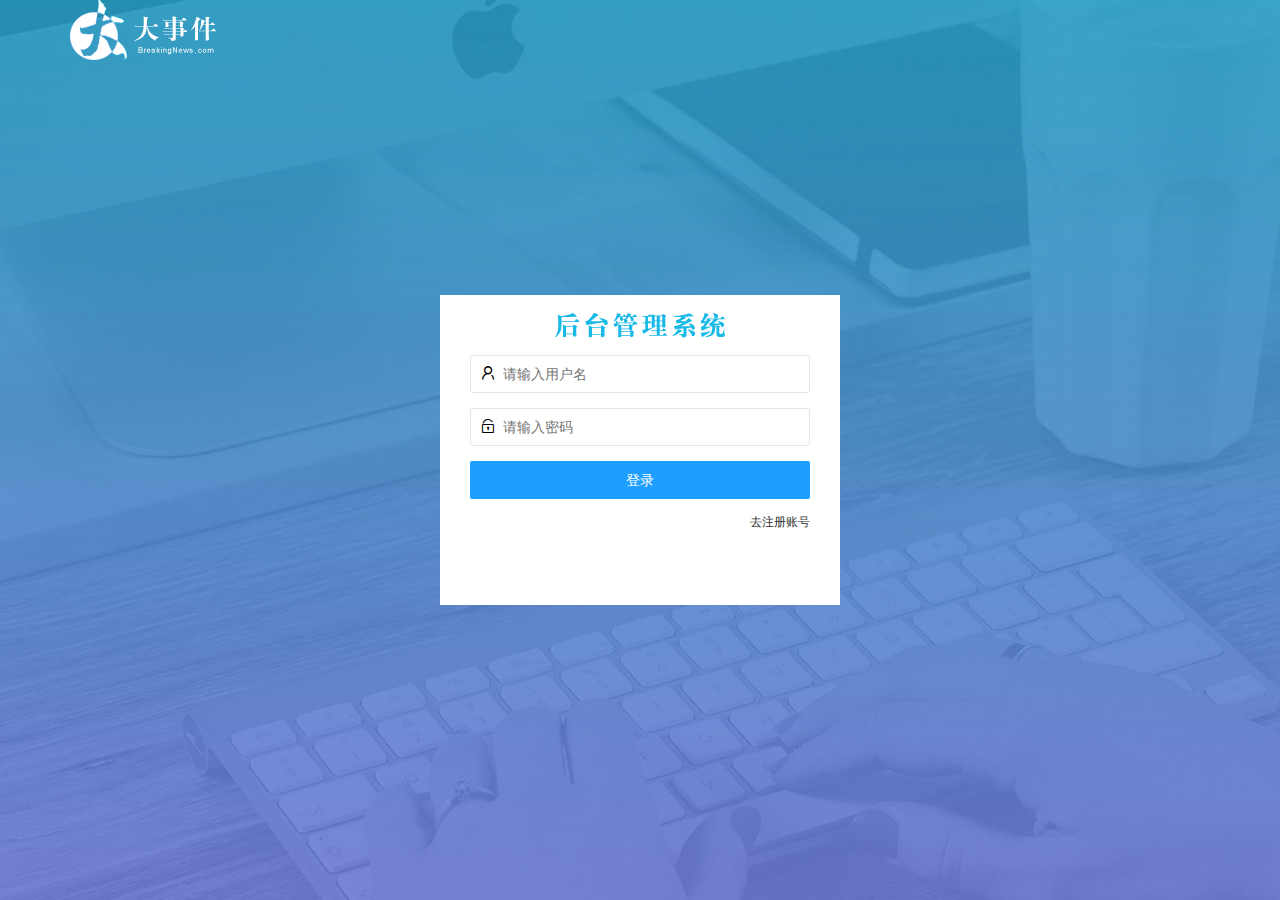
<file: login.html>
<!doctype html>
<html lang="en">
<head>
    <meta charset="UTF-8">
    <meta name="viewport"
          content="width=device-width, user-scalable=no, initial-scale=1.0, maximum-scale=1.0, minimum-scale=1.0">
    <meta http-equiv="X-UA-Compatible" content="ie=edge">
    <title>大事件-登录/注册</title>
    <link rel="stylesheet" href="./assets/lib/layui/css/layui.css">
    <link rel="stylesheet" href="./assets/css/login.css">
</head>
<body>
<div class="layui-main">
    <img src="./assets/images/logo.png">
</div>

<div class="loginAndRegBox">
    <!--标题的div-->
    <div class="title-box">
    </div>
    <!--登录的div-->
    <div class="login-box">
        <!--用户名-->
        <form class="layui-form" id="form_login">
            <div class="layui-form-item">
                <i class="layui-icon layui-icon-username"></i>
                <input type="text" name="username" required lay-verify="required" placeholder="请输入用户名"
                       autocomplete="off" class="layui-input">
            </div>
            <!--密码-->
            <div class="layui-form-item">
                <i class="layui-icon layui-icon-password"></i>
                <input type="password" name="password" required lay-verify="required|pwd" placeholder="请输入密码"
                       autocomplete="off" class="layui-input">
            </div>
            <!--登录按钮-->
            <div class="layui-form-item">
                <button class="layui-btn layui-btn-fluid layui-btn-normal" lay-submit>登录</button>
            </div>
            <div class="layui-form-item links">
                <a href="javascript:;" id="link_reg">去注册账号</a>
            </div>
        </form>
    </div>
    <!--注册的div-->
    <div class="reg-box">
        <form class="layui-form" id="form_reg">
            <!--用户名-->
            <div class="layui-form-item">
                <i class="layui-icon layui-icon-username"></i>
                <input type="text" name="username" required lay-verify="required" placeholder="请输入用户名"
                       autocomplete="off" class="layui-input">
            </div>
            <!--密码-->
            <div class="layui-form-item">
                <i class="layui-icon layui-icon-password"></i>
                <input type="password" name="password" required lay-verify="required|pwd" placeholder="请输入密码"
                       autocomplete="off" class="layui-input">
            </div>
            <!--密码确认-->
            <div class="layui-form-item">
                <i class="layui-icon layui-icon-password"></i>
                <input type="password" name="password" required lay-verify="required|pwd|repwd" placeholder="再次确认密码"
                       autocomplete="off" class="layui-input">
            </div>
            <!--注册按钮-->
            <div class="layui-form-item">
                <button class="layui-btn layui-btn-fluid layui-btn-normal" lay-submit>注册</button>
            </div>
            <div class="layui-form-item links">
                <a href="javascript:;" id="link_login">去登录</a>
            </div>
        </form>
    </div>
</div>
<script src="./assets/lib/layui/layui.all.js"></script>
<script src="./assets/lib/jquery.js"></script>
<script src="./assets/js/baseApi.js"></script>
<script src="./assets/js/login.js"></script>
</body>
</html>
</file>
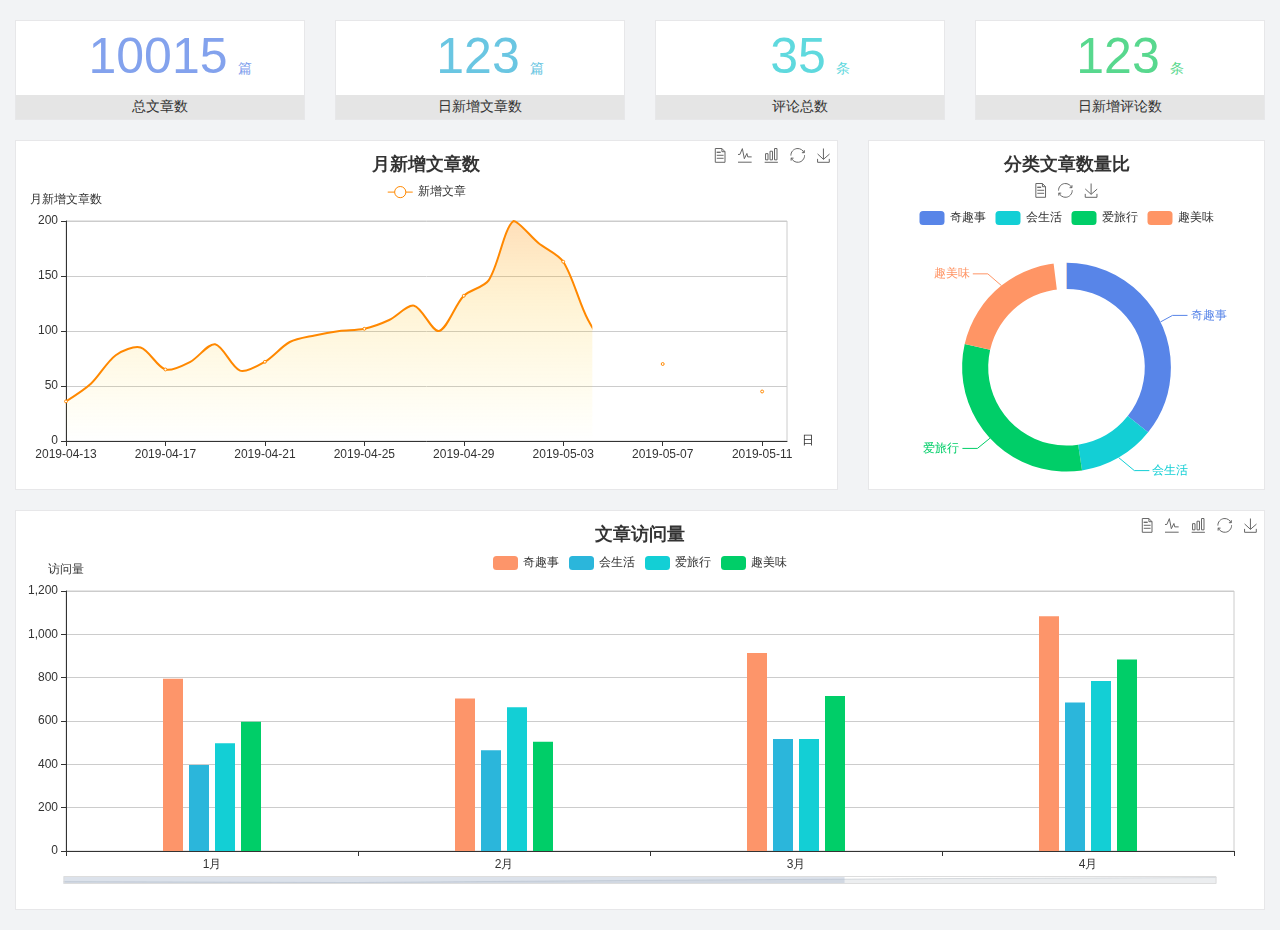
<file: home/dashboard.html>
<!DOCTYPE html>
<html lang="en">

<head>
  <meta charset="UTF-8">
  <meta name="viewport" content="width=device-width, initial-scale=1.0">
  <meta http-equiv="X-UA-Compatible" content="ie=edge">
  <title>图表统计</title>
  <link rel="stylesheet" href="../assets/lib/bootstrap.css" />
  <link rel="stylesheet" href="../assets/lib/main.css" />
  <script src="../assets/lib/jquery.js"></script>
  <script type="text/javascript" src="../assets/lib/echarts.min.js"></script>
</head>

<body>
  <div class="container-fluid">
    <div class="row spannel_list">
      <div class="col-sm-3 col-xs-6">
        <div class="spannel">
          <em>10015</em><span>篇</span>
          <b>总文章数</b>
        </div>
      </div>
      <div class="col-sm-3 col-xs-6">
        <div class="spannel scolor01">
          <em>123</em><span>篇</span>
          <b>日新增文章数</b>
        </div>
      </div>
      <div class="col-sm-3 col-xs-6">
        <div class="spannel scolor02">
          <em>35</em><span>条</span>
          <b>评论总数</b>
        </div>
      </div>
      <div class="col-sm-3 col-xs-6">
        <div class="spannel scolor03">
          <em>123</em><span>条</span>
          <b>日新增评论数</b>
        </div>
      </div>
    </div>
  </div>

  <div class="container-fluid">
    <div class="row curve-pie">
      <div class="col-lg-8 col-md-8">
        <div class="gragh_pannel" id="curve_show"></div>
      </div>
      <div class="col-lg-4 col-md-4">
        <div class="gragh_pannel" id="pie_show"></div>
      </div>
    </div>
  </div>

  <div class="container-fluid">
    <div class="column_pannel" id="column_show"></div>
  </div>

  <script>
    var oChart = echarts.init(document.getElementById('curve_show'));
    var aList_all = [
      { 'count': 36, 'date': '2019-04-13' },
      { 'count': 52, 'date': '2019-04-14' },
      { 'count': 78, 'date': '2019-04-15' },
      { 'count': 85, 'date': '2019-04-16' },
      { 'count': 65, 'date': '2019-04-17' },
      { 'count': 72, 'date': '2019-04-18' },
      { 'count': 88, 'date': '2019-04-19' },
      { 'count': 64, 'date': '2019-04-20' },
      { 'count': 72, 'date': '2019-04-21' },
      { 'count': 90, 'date': '2019-04-22' },
      { 'count': 96, 'date': '2019-04-23' },
      { 'count': 100, 'date': '2019-04-24' },
      { 'count': 102, 'date': '2019-04-25' },
      { 'count': 110, 'date': '2019-04-26' },
      { 'count': 123, 'date': '2019-04-27' },
      { 'count': 100, 'date': '2019-04-28' },
      { 'count': 132, 'date': '2019-04-29' },
      { 'count': 146, 'date': '2019-04-30' },
      { 'count': 200, 'date': '2019-05-01' },
      { 'count': 180, 'date': '2019-05-02' },
      { 'count': 163, 'date': '2019-05-03' },
      { 'count': 110, 'date': '2019-05-04' },
      { 'count': 80, 'date': '2019-05-05' },
      { 'count': 82, 'date': '2019-05-06' },
      { 'count': 70, 'date': '2019-05-07' },
      { 'count': 65, 'date': '2019-05-08' },
      { 'count': 54, 'date': '2019-05-09' },
      { 'count': 40, 'date': '2019-05-10' },
      { 'count': 45, 'date': '2019-05-11' },
      { 'count': 38, 'date': '2019-05-12' },
    ];

    let aCount = [];
    let aDate = [];

    for (var i = 0; i < aList_all.length; i++) {
      aCount.push(aList_all[i].count);
      aDate.push(aList_all[i].date);
    }

    var chartopt = {
      title: {
        text: '月新增文章数',
        left: 'center',
        top: '10'
      },
      tooltip: {
        trigger: 'axis'
      },
      legend: {
        data: ['新增文章'],
        top: '40'
      },
      toolbox: {
        show: true,
        feature: {
          mark: { show: true },
          dataView: { show: true, readOnly: false },
          magicType: { show: true, type: ['line', 'bar'] },
          restore: { show: true },
          saveAsImage: { show: true }
        }
      },
      calculable: true,
      xAxis: [
        {
          name: '日',
          type: 'category',
          boundaryGap: false,
          data: aDate
        }
      ],
      yAxis: [
        {
          name: '月新增文章数',
          type: 'value'
        }
      ],
      series: [
        {
          name: '新增文章',
          type: 'line',
          smooth: true,
          itemStyle: { normal: { areaStyle: { type: 'default' }, color: '#f80' }, lineStyle: { color: '#f80' } },
          data: aCount
        }],
      areaStyle: {
        normal: {
          color: new echarts.graphic.LinearGradient(0, 0, 0, 1, [{
            offset: 0,
            color: 'rgba(255,136,0,0.39)'
          }, {
            offset: .34,
            color: 'rgba(255,180,0,0.25)'
          }, {
            offset: 1,
            color: 'rgba(255,222,0,0.00)'
          }])

        }
      },
      grid: {
        show: true,
        x: 50,
        x2: 50,
        y: 80,
        height: 220
      }
    };

    oChart.setOption(chartopt);


    var oPie = echarts.init(document.getElementById('pie_show'));
    var oPieopt =
    {
      title: {
        top: 10,
        text: '分类文章数量比',
        x: 'center'
      },
      tooltip: {
        trigger: 'item',
        formatter: "{a} <br/>{b} : {c} ({d}%)"
      },
      color: ['#5885e8', '#13cfd5', '#00ce68', '#ff9565'],
      legend: {
        x: 'center',
        top: 65,
        data: ['奇趣事', '会生活', '爱旅行', '趣美味']
      },
      toolbox: {
        show: true,
        x: 'center',
        top: 35,
        feature: {
          mark: { show: true },
          dataView: { show: true, readOnly: false },
          magicType: {
            show: true,
            type: ['pie', 'funnel'],
            option: {
              funnel: {
                x: '25%',
                width: '50%',
                funnelAlign: 'left',
                max: 1548
              }
            }
          },
          restore: { show: true },
          saveAsImage: { show: true }
        }
      },
      calculable: true,
      series: [
        {
          name: '访问来源',
          type: 'pie',
          radius: ['45%', '60%'],
          center: ['50%', '65%'],
          data: [
            { value: 300, name: '奇趣事' },
            { value: 100, name: '会生活' },
            { value: 260, name: '爱旅行' },
            { value: 180, name: '趣美味' }
          ]
        }
      ]
    };
    oPie.setOption(oPieopt);



    var oColumn = this.echarts.init(document.getElementById('column_show'));
    var oColumnopt =
    {
      title: {
        text: '文章访问量',
        left: 'center',
        top: '10'
      },
      tooltip: {
        trigger: 'axis'
      },
      legend: {
        data: ['奇趣事', '会生活', '爱旅行', '趣美味'],
        top: '40'
      },
      toolbox: {
        show: true,
        feature: {
          mark: { show: true },
          dataView: { show: true, readOnly: false },
          magicType: { show: true, type: ['line', 'bar'] },
          restore: { show: true },
          saveAsImage: { show: true }
        }
      },
      calculable: true,
      xAxis: [
        {
          type: 'category',
          data: ['1月', '2月', '3月', '4月', '5月']
        }
      ],
      yAxis: [
        {
          name: '访问量',
          type: 'value'
        }
      ],
      series: [
        {
          name: '奇趣事',
          type: 'bar',
          barWidth: 20,
          itemStyle: {
            normal: { areaStyle: { type: 'default' }, color: '#fd956a' }
          },
          data: [800, 708, 920, 1090, 1200]
        },
        {
          name: '会生活',
          type: 'bar',
          barWidth: 20,
          itemStyle: {
            normal: { areaStyle: { type: 'default' }, color: '#2bb6db' }
          },
          data: [400, 468, 520, 690, 800]
        },
        {
          name: '爱旅行',
          type: 'bar',
          barWidth: 20,
          itemStyle: {
            normal: { areaStyle: { type: 'default' }, color: '#13cfd5' }
          },
          data: [500, 668, 520, 790, 900]
        },
        {
          name: '趣美味',
          type: 'bar',
          barWidth: 20,
          itemStyle: {
            normal: { areaStyle: { type: 'default' }, color: '#00ce68' }
          },
          data: [600, 508, 720, 890, 1000]
        }
      ],
      grid: {
        show: true,
        x: 50,
        x2: 30,
        y: 80,
        height: 260
      },
      dataZoom: [//给x轴设置滚动条
        {
          start: 0,//默认为0
          end: 100 - 1000 / 31,//默认为100
          type: 'slider',
          show: true,
          xAxisIndex: [0],
          handleSize: 0,//滑动条的 左右2个滑动条的大小
          height: 8,//组件高度
          left: 45, //左边的距离
          right: 50,//右边的距离
          bottom: 26,//右边的距离
          handleColor: '#ddd',//h滑动图标的颜色
          handleStyle: {
            borderColor: "#cacaca",
            borderWidth: "1",
            shadowBlur: 2,
            background: "#ddd",
            shadowColor: "#ddd",
          }
        }]
    };
    oColumn.setOption(oColumnopt);
  </script>
</body>

</html>
</file>
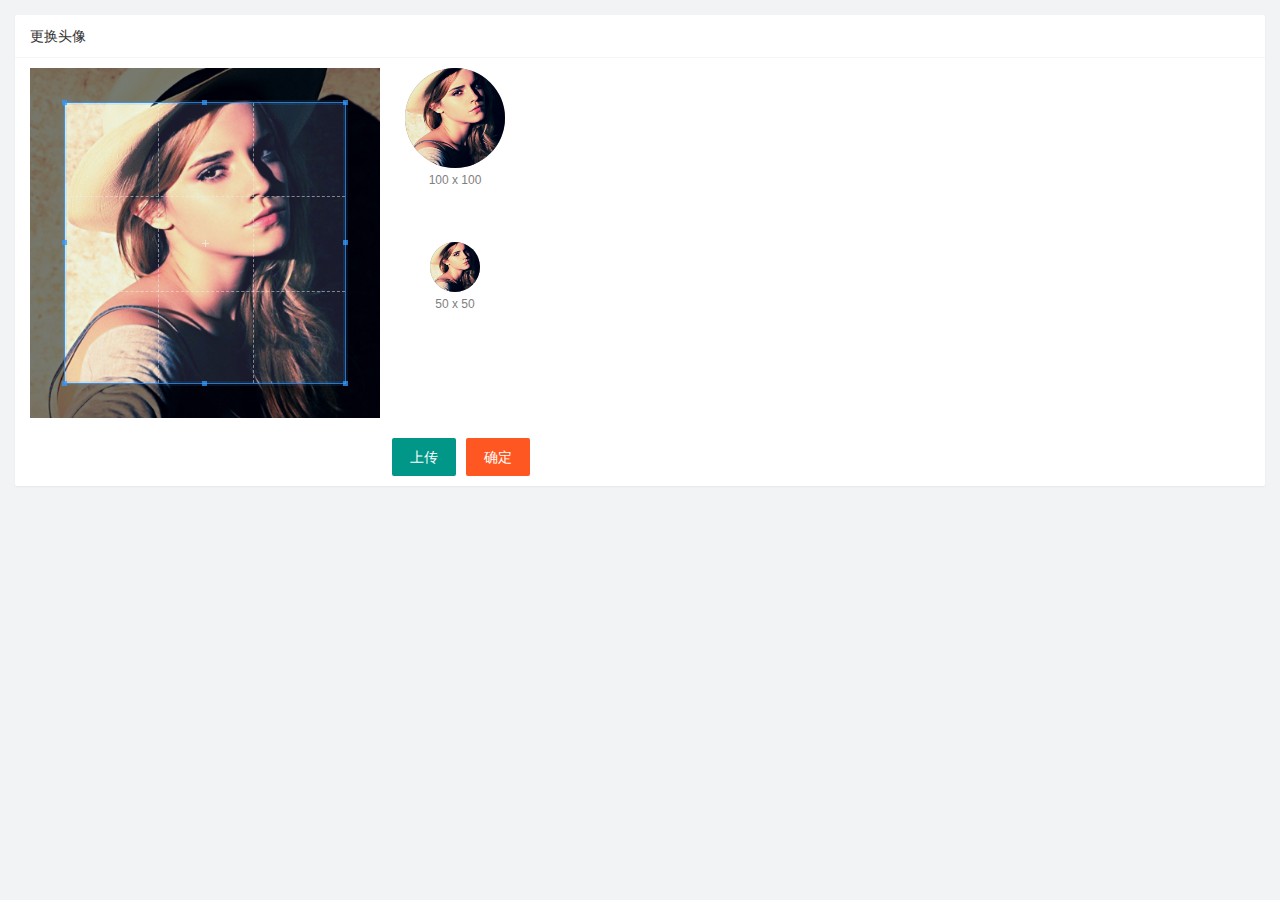
<file: user/user_avatar.html>
<!doctype html>
<html lang="en">
<head>
    <meta charset="UTF-8">
    <meta name="viewport"
          content="width=device-width, user-scalable=no, initial-scale=1.0, maximum-scale=1.0, minimum-scale=1.0">
    <meta http-equiv="X-UA-Compatible" content="ie=edge">
    <title>Document</title>
    <link rel="stylesheet" href="../assets/lib/layui/css/layui.css">
    <link rel="stylesheet" href="../assets/lib/cropper/cropper.css">
    <link rel="stylesheet" href="../assets/css/user/user_avatar.css">
</head>
<body>
    <!--卡片区域-->
    <div class="layui-card">
        <div class="layui-card-header">更换头像</div>
        <div class="layui-card-body">
            <!-- 第一行的图片裁剪和预览区域 -->
            <div class="row1">
                <!-- 图片裁剪区域 -->
                <div class="cropper-box">
                    <!-- 这个 img 标签很重要，将来会把它初始化为裁剪区域 -->
                    <img id="image" src="../assets/images/sample.jpg" />
                </div>
                <!-- 图片的预览区域 -->
                <div class="preview-box">
                    <div>
                        <!-- 宽高为 100px 的预览区域 -->
                        <div class="img-preview w100"></div>
                        <p class="size">100 x 100</p>
                    </div>
                    <div>
                        <!-- 宽高为 50px 的预览区域 -->
                        <div class="img-preview w50"></div>
                        <p class="size">50 x 50</p>
                    </div>
                </div>
            </div>

            <!-- 第二行的按钮区域 -->
            <div class="row2">
                <!--通过accept属性可以指定允许用户选择什么类型的文件-->
                <input type="file"  id="file" accept="image/png,image/jpeg">
                <button type="button" class="layui-btn" id="btnChooseImage">上传</button>
                <button type="button" class="layui-btn layui-btn-danger" id="btnUpload">确定</button>
            </div>
        </div>
    </div>
    <script src="../assets/lib/layui/layui.all.js"></script>
    <script src="../assets/lib/jquery.js"></script>
    <script src="../assets/lib/cropper/Cropper.js"></script>
    <script src="../assets/lib/cropper/jquery-cropper.js"></script>
    <script src="../assets/js/baseApi.js"></script>
    <script src="../assets/js/user/user_avatar.js"></script>
</body>
</html>
</file>
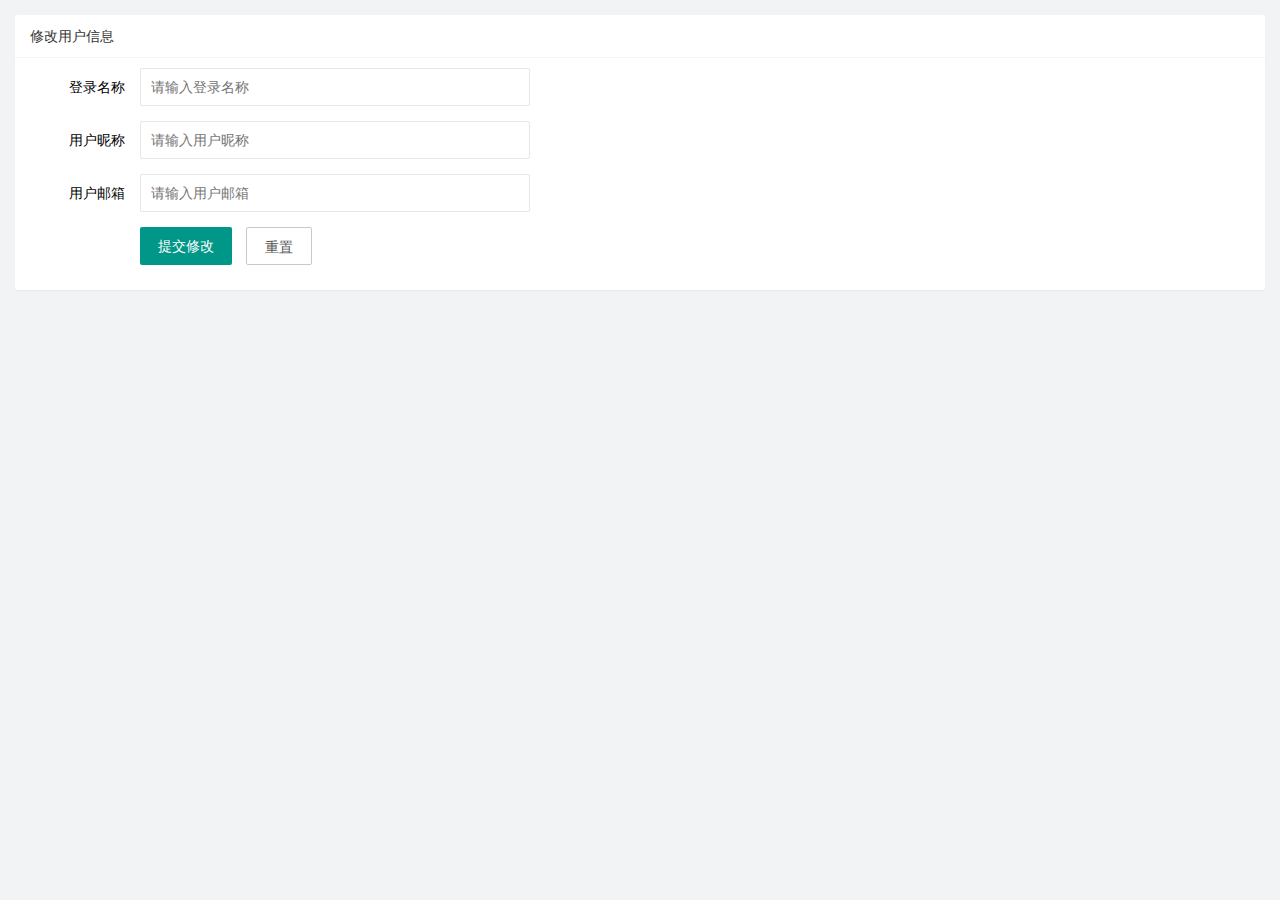
<file: user/user_info.html>
<!DOCTYPE html>
<html lang="en">

<head>
    <meta charset="UTF-8">
    <meta http-equiv="X-UA-Compatible" content="IE=edge">
    <meta name="viewport" content="width=device-width, initial-scale=1.0">
    <title>Document</title>
    <link rel="stylesheet" href="../assets/lib/layui/css/layui.css">
    <link rel="stylesheet" href="../assets/css/user/user_info.css">
</head>

<body>
    <!-- 卡片区域 -->
    <div class="layui-card">
        <div class="layui-card-header">修改用户信息</div>
        <div class="layui-card-body">
            <!-- form表单区域 -->
            <form class="layui-form" lay-filter="formUserInfo">
                <!-- 这是隐藏域 -->
                <input type="hidden" name="id">
                <!-- 登录名称 -->
                <div class="layui-form-item">
                    <label class="layui-form-label">登录名称</label>
                    <div class="layui-input-block">
                        <input type="text" name="username" required lay-verify="required" placeholder="请输入登录名称"
                            autocomplete="off" class="layui-input" readonly>
                    </div>
                </div>
                <!-- 用户昵称 -->
                <div class="layui-form-item">
                    <label class="layui-form-label">用户昵称</label>
                    <div class="layui-input-block">
                        <input type="text" name="nickname" required lay-verify="required|nickname" placeholder="请输入用户昵称"
                            autocomplete="off" class="layui-input">
                    </div>
                </div>
                <!-- 用户邮箱 -->
                <div class="layui-form-item">
                    <label class="layui-form-label">用户邮箱</label>
                    <div class="layui-input-block">
                        <input type="text" name="email" required lay-verify="required|email" placeholder="请输入用户邮箱"
                            autocomplete="off" class="layui-input">
                    </div>
                </div>
                <!-- 立即提交和重置按钮 -->
                <div class="layui-form-item">
                    <div class="layui-input-block">
                      <button class="layui-btn" lay-submit lay-filter="formDemo">提交修改</button>
                      <button type="reset" class="layui-btn layui-btn-primary" id="btnReset">重置</button>
                    </div>
                  </div>
            </form>
        </div>
    </div>

    <script src="../assets/lib/layui/layui.all.js"></script>
    <script src="../assets/lib/jquery.js"></script>
    <script src="../assets/js/baseApi.js"></script>
    <script src="../assets/js/user/user_info.js"></script>
</body>

</html>
</file>
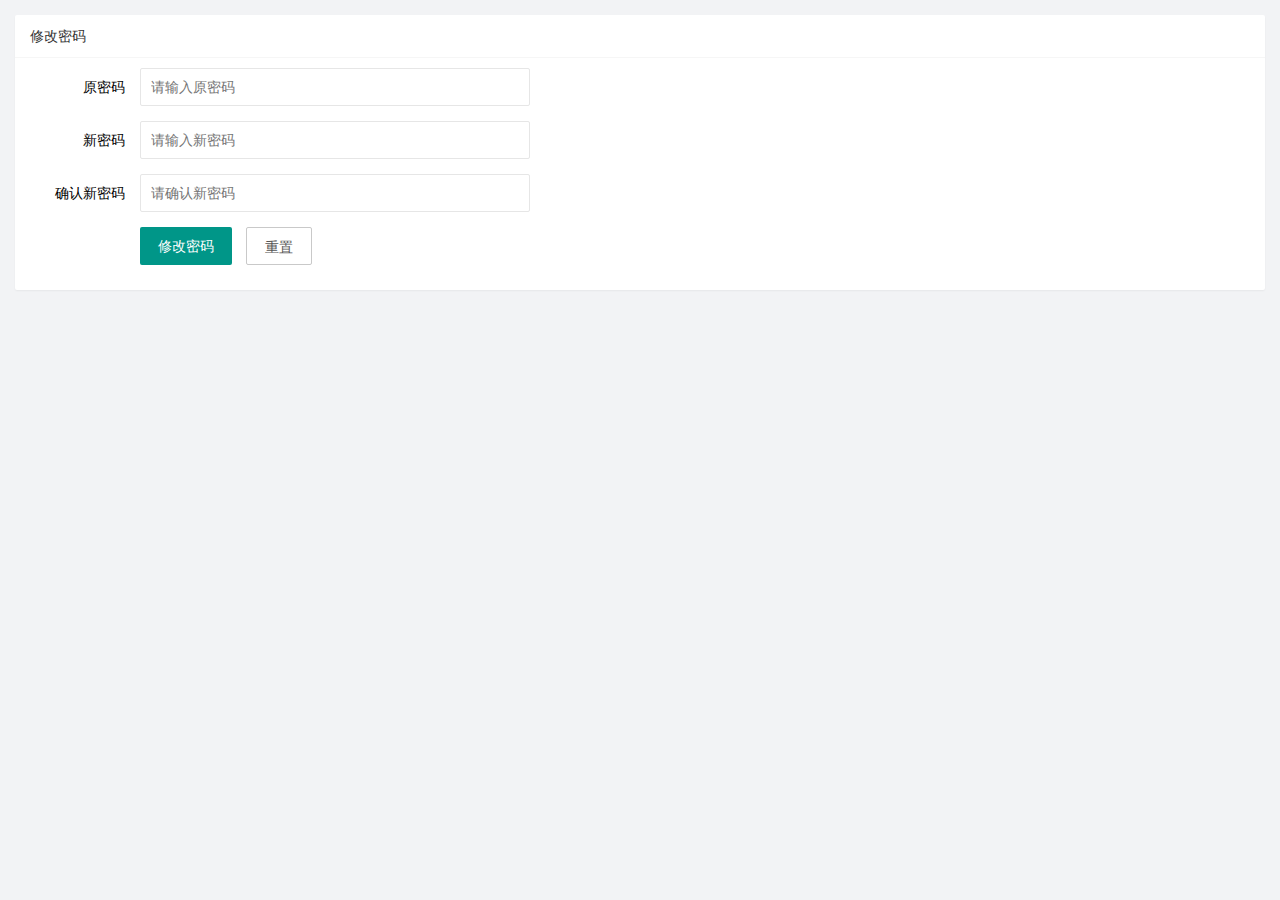
<file: user/user_pwd.html>
<!DOCTYPE html>
<html lang="en">

<head>
  <meta charset="UTF-8">
  <meta http-equiv="X-UA-Compatible" content="IE=edge">
  <meta name="viewport" content="width=device-width, initial-scale=1.0">
  <title>Document</title>
  <link rel="stylesheet" href="../assets/lib/layui/css/layui.css">
  <link rel="stylesheet" href="../assets/css/user/user_pwd.css">
</head>

<body>
  <!-- 卡片区域 -->
  <div class="layui-card">
    <div class="layui-card-header">修改密码</div>
    <div class="layui-card-body">
      <!-- 提交表单区域 -->
      <form class="layui-form">
        <!-- 原密码 -->
        <div class="layui-form-item">
          <label class="layui-form-label">原密码</label>
          <div class="layui-input-block">
            <input type="password" name="oldPwd" required lay-verify="required|pwd" placeholder="请输入原密码" autocomplete="off"
              class="layui-input">
          </div>
        </div>
        <!-- 新密码 -->
        <div class="layui-form-item">
          <label class="layui-form-label">新密码</label>
          <div class="layui-input-block">
            <input type="password" name="newPwd" required lay-verify="required|pwd|samePwd" placeholder="请输入新密码" autocomplete="off"
              class="layui-input">
          </div>
        </div>
        <!-- 确认新密码 -->
        <div class="layui-form-item">
          <label class="layui-form-label">确认新密码</label>
          <div class="layui-input-block">
            <input type="password" name="rePwd" required lay-verify="required|pwd|rePwd" placeholder="请确认新密码" autocomplete="off"
              class="layui-input">
          </div>
        </div>

        <!-- 修改密码和重置按钮 -->
        <div class="layui-form-item">
          <div class="layui-input-block">
            <button class="layui-btn" lay-submit lay-filter="formDemo">修改密码</button>
            <button type="reset" class="layui-btn layui-btn-primary">重置</button>
          </div>
        </div>
      </form>
    </div>
  </div>

  <script src="../assets/lib/layui/layui.all.js"></script>
  <script src="../assets/lib/jquery.js"></script>
  <script src="../assets/js/baseApi.js"></script>
  <script src="../assets/js/user/user_pwd.js"></script>
</body>

</html>
</file>
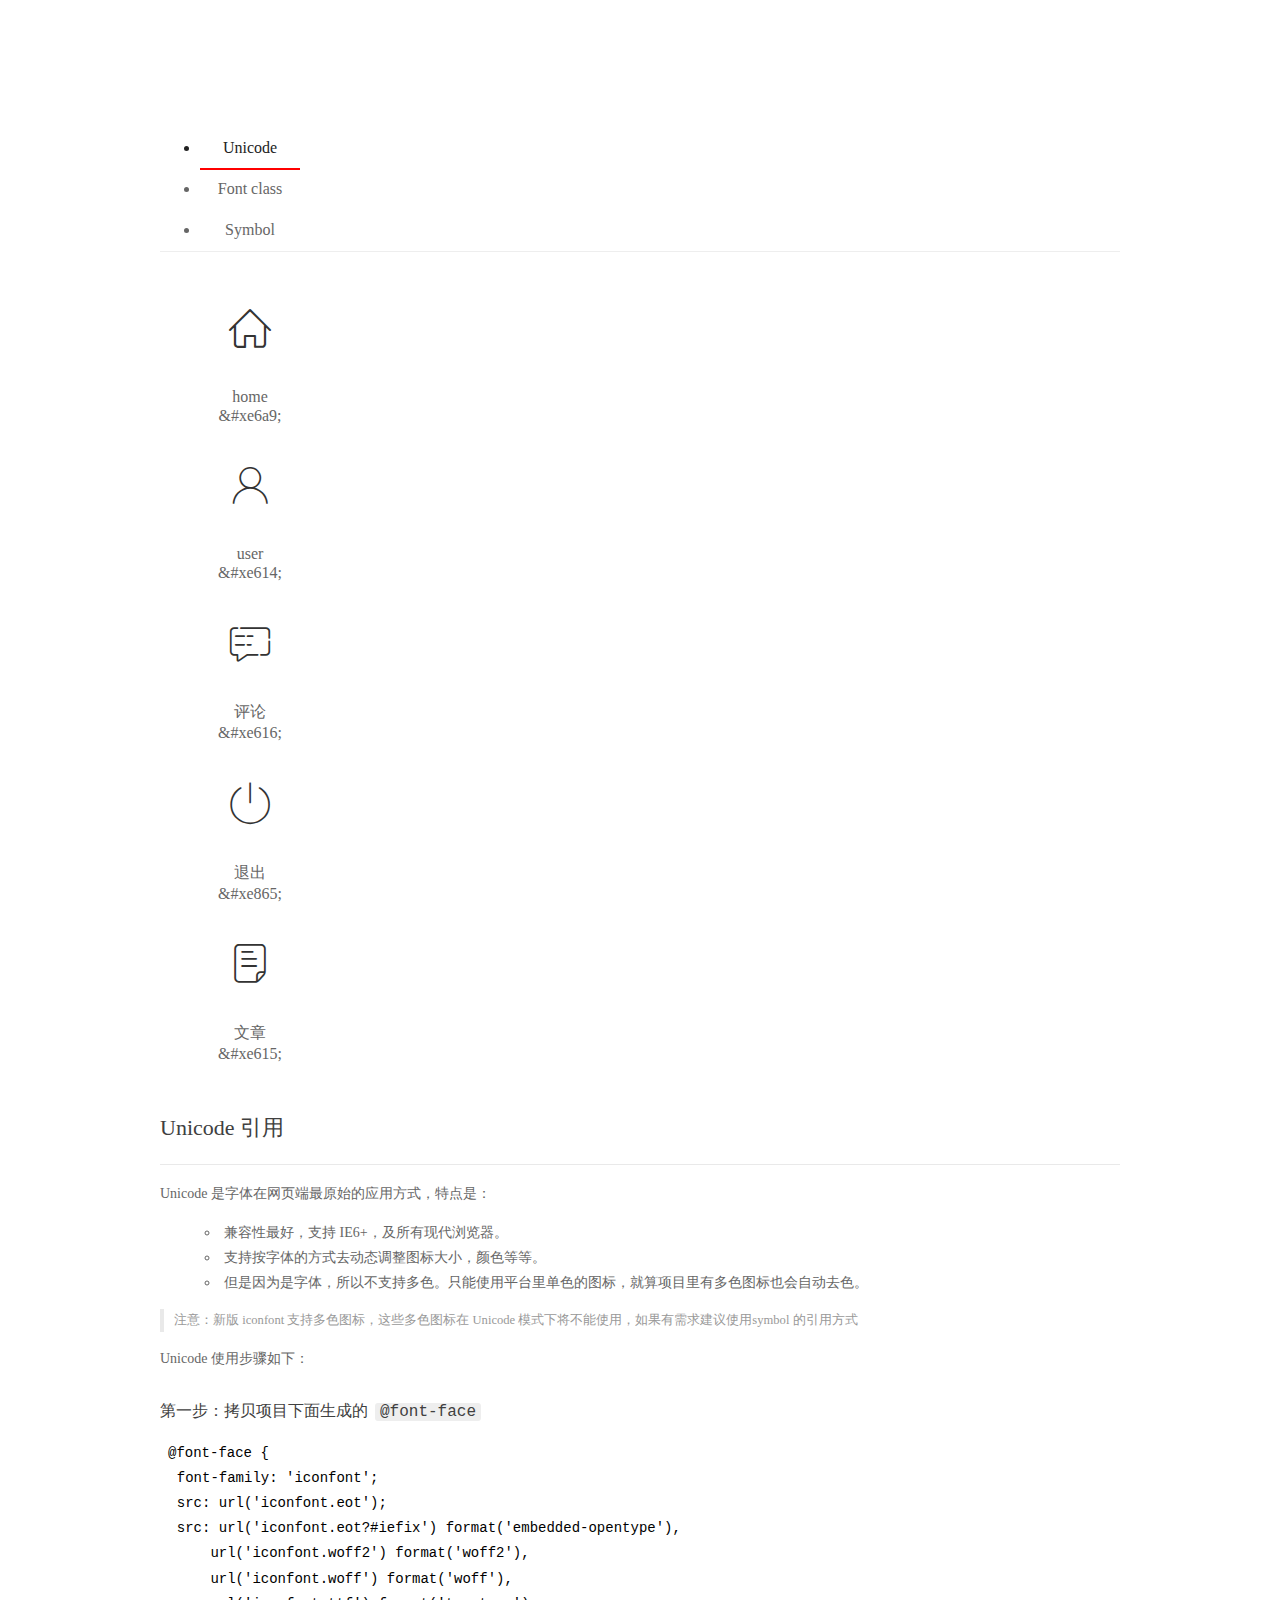
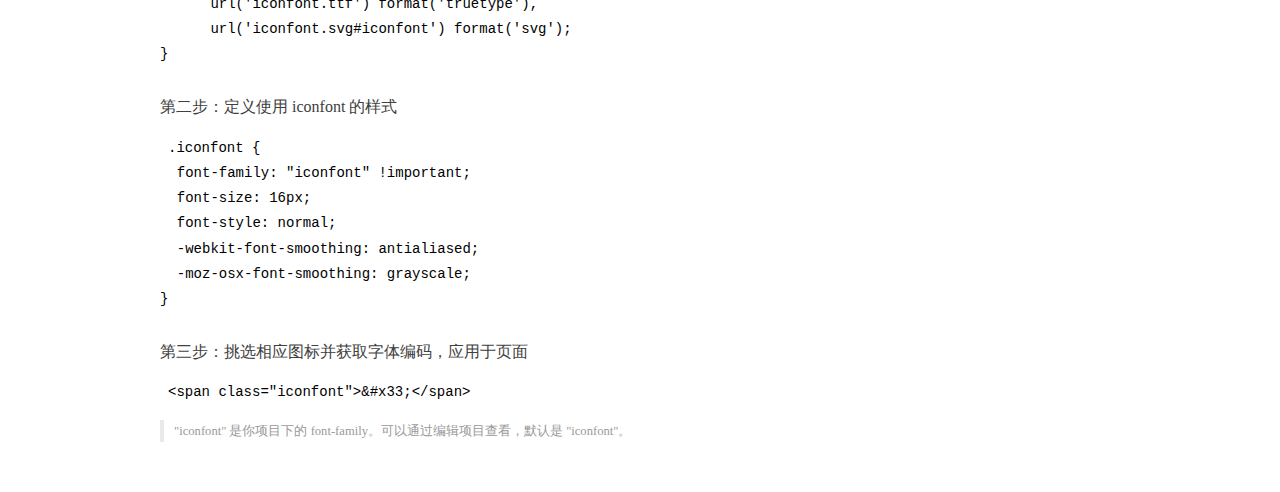
<file: assets/fonts/demo_index.html>
<!DOCTYPE html>
<html>
<head>
  <meta charset="utf-8"/>
  <title>IconFont Demo</title>
  <link rel="shortcut icon" href="https://gtms04.alicdn.com/tps/i4/TB1_oz6GVXXXXaFXpXXJDFnIXXX-64-64.ico" type="image/x-icon"/>
  <link rel="stylesheet" href="https://g.alicdn.com/thx/cube/1.3.2/cube.min.css">
  <link rel="stylesheet" href="demo.css">
  <link rel="stylesheet" href="iconfont.css">
  <script src="iconfont.js"></script>
  <!-- jQuery -->
  <script src="https://a1.alicdn.com/oss/uploads/2018/12/26/7bfddb60-08e8-11e9-9b04-53e73bb6408b.js"></script>
  <!-- 代码高亮 -->
  <script src="https://a1.alicdn.com/oss/uploads/2018/12/26/a3f714d0-08e6-11e9-8a15-ebf944d7534c.js"></script>
</head>
<body>
  <div class="main">
    <h1 class="logo"><a href="https://www.iconfont.cn/" title="iconfont 首页" target="_blank">&#xe86b;</a></h1>
    <div class="nav-tabs">
      <ul id="tabs" class="dib-box">
        <li class="dib active"><span>Unicode</span></li>
        <li class="dib"><span>Font class</span></li>
        <li class="dib"><span>Symbol</span></li>
      </ul>
      
    </div>
    <div class="tab-container">
      <div class="content unicode" style="display: block;">
          <ul class="icon_lists dib-box">
          
            <li class="dib">
              <span class="icon iconfont">&#xe6a9;</span>
                <div class="name">home</div>
                <div class="code-name">&amp;#xe6a9;</div>
              </li>
          
            <li class="dib">
              <span class="icon iconfont">&#xe614;</span>
                <div class="name">user</div>
                <div class="code-name">&amp;#xe614;</div>
              </li>
          
            <li class="dib">
              <span class="icon iconfont">&#xe616;</span>
                <div class="name">评论</div>
                <div class="code-name">&amp;#xe616;</div>
              </li>
          
            <li class="dib">
              <span class="icon iconfont">&#xe865;</span>
                <div class="name">退出</div>
                <div class="code-name">&amp;#xe865;</div>
              </li>
          
            <li class="dib">
              <span class="icon iconfont">&#xe615;</span>
                <div class="name">文章</div>
                <div class="code-name">&amp;#xe615;</div>
              </li>
          
          </ul>
          <div class="article markdown">
          <h2 id="unicode-">Unicode 引用</h2>
          <hr>

          <p>Unicode 是字体在网页端最原始的应用方式，特点是：</p>
          <ul>
            <li>兼容性最好，支持 IE6+，及所有现代浏览器。</li>
            <li>支持按字体的方式去动态调整图标大小，颜色等等。</li>
            <li>但是因为是字体，所以不支持多色。只能使用平台里单色的图标，就算项目里有多色图标也会自动去色。</li>
          </ul>
          <blockquote>
            <p>注意：新版 iconfont 支持多色图标，这些多色图标在 Unicode 模式下将不能使用，如果有需求建议使用symbol 的引用方式</p>
          </blockquote>
          <p>Unicode 使用步骤如下：</p>
          <h3 id="-font-face">第一步：拷贝项目下面生成的 <code>@font-face</code></h3>
<pre><code class="language-css"
>@font-face {
  font-family: 'iconfont';
  src: url('iconfont.eot');
  src: url('iconfont.eot?#iefix') format('embedded-opentype'),
      url('iconfont.woff2') format('woff2'),
      url('iconfont.woff') format('woff'),
      url('iconfont.ttf') format('truetype'),
      url('iconfont.svg#iconfont') format('svg');
}
</code></pre>
          <h3 id="-iconfont-">第二步：定义使用 iconfont 的样式</h3>
<pre><code class="language-css"
>.iconfont {
  font-family: "iconfont" !important;
  font-size: 16px;
  font-style: normal;
  -webkit-font-smoothing: antialiased;
  -moz-osx-font-smoothing: grayscale;
}
</code></pre>
          <h3 id="-">第三步：挑选相应图标并获取字体编码，应用于页面</h3>
<pre>
<code class="language-html"
>&lt;span class="iconfont"&gt;&amp;#x33;&lt;/span&gt;
</code></pre>
          <blockquote>
            <p>"iconfont" 是你项目下的 font-family。可以通过编辑项目查看，默认是 "iconfont"。</p>
          </blockquote>
          </div>
      </div>
      <div class="content font-class">
        <ul class="icon_lists dib-box">
          
          <li class="dib">
            <span class="icon iconfont icon-home"></span>
            <div class="name">
              home
            </div>
            <div class="code-name">.icon-home
            </div>
          </li>
          
          <li class="dib">
            <span class="icon iconfont icon-user"></span>
            <div class="name">
              user
            </div>
            <div class="code-name">.icon-user
            </div>
          </li>
          
          <li class="dib">
            <span class="icon iconfont icon-pinglun"></span>
            <div class="name">
              评论
            </div>
            <div class="code-name">.icon-pinglun
            </div>
          </li>
          
          <li class="dib">
            <span class="icon iconfont icon-tuichu"></span>
            <div class="name">
              退出
            </div>
            <div class="code-name">.icon-tuichu
            </div>
          </li>
          
          <li class="dib">
            <span class="icon iconfont icon-16"></span>
            <div class="name">
              文章
            </div>
            <div class="code-name">.icon-16
            </div>
          </li>
          
        </ul>
        <div class="article markdown">
        <h2 id="font-class-">font-class 引用</h2>
        <hr>

        <p>font-class 是 Unicode 使用方式的一种变种，主要是解决 Unicode 书写不直观，语意不明确的问题。</p>
        <p>与 Unicode 使用方式相比，具有如下特点：</p>
        <ul>
          <li>兼容性良好，支持 IE8+，及所有现代浏览器。</li>
          <li>相比于 Unicode 语意明确，书写更直观。可以很容易分辨这个 icon 是什么。</li>
          <li>因为使用 class 来定义图标，所以当要替换图标时，只需要修改 class 里面的 Unicode 引用。</li>
          <li>不过因为本质上还是使用的字体，所以多色图标还是不支持的。</li>
        </ul>
        <p>使用步骤如下：</p>
        <h3 id="-fontclass-">第一步：引入项目下面生成的 fontclass 代码：</h3>
<pre><code class="language-html">&lt;link rel="stylesheet" href="./iconfont.css"&gt;
</code></pre>
        <h3 id="-">第二步：挑选相应图标并获取类名，应用于页面：</h3>
<pre><code class="language-html">&lt;span class="iconfont icon-xxx"&gt;&lt;/span&gt;
</code></pre>
        <blockquote>
          <p>"
            iconfont" 是你项目下的 font-family。可以通过编辑项目查看，默认是 "iconfont"。</p>
        </blockquote>
      </div>
      </div>
      <div class="content symbol">
          <ul class="icon_lists dib-box">
          
            <li class="dib">
                <svg class="icon svg-icon" aria-hidden="true">
                  <use xlink:href="#icon-home"></use>
                </svg>
                <div class="name">home</div>
                <div class="code-name">#icon-home</div>
            </li>
          
            <li class="dib">
                <svg class="icon svg-icon" aria-hidden="true">
                  <use xlink:href="#icon-user"></use>
                </svg>
                <div class="name">user</div>
                <div class="code-name">#icon-user</div>
            </li>
          
            <li class="dib">
                <svg class="icon svg-icon" aria-hidden="true">
                  <use xlink:href="#icon-pinglun"></use>
                </svg>
                <div class="name">评论</div>
                <div class="code-name">#icon-pinglun</div>
            </li>
          
            <li class="dib">
                <svg class="icon svg-icon" aria-hidden="true">
                  <use xlink:href="#icon-tuichu"></use>
                </svg>
                <div class="name">退出</div>
                <div class="code-name">#icon-tuichu</div>
            </li>
          
            <li class="dib">
                <svg class="icon svg-icon" aria-hidden="true">
                  <use xlink:href="#icon-16"></use>
                </svg>
                <div class="name">文章</div>
                <div class="code-name">#icon-16</div>
            </li>
          
          </ul>
          <div class="article markdown">
          <h2 id="symbol-">Symbol 引用</h2>
          <hr>

          <p>这是一种全新的使用方式，应该说这才是未来的主流，也是平台目前推荐的用法。相关介绍可以参考这篇<a href="">文章</a>
            这种用法其实是做了一个 SVG 的集合，与另外两种相比具有如下特点：</p>
          <ul>
            <li>支持多色图标了，不再受单色限制。</li>
            <li>通过一些技巧，支持像字体那样，通过 <code>font-size</code>, <code>color</code> 来调整样式。</li>
            <li>兼容性较差，支持 IE9+，及现代浏览器。</li>
            <li>浏览器渲染 SVG 的性能一般，还不如 png。</li>
          </ul>
          <p>使用步骤如下：</p>
          <h3 id="-symbol-">第一步：引入项目下面生成的 symbol 代码：</h3>
<pre><code class="language-html">&lt;script src="./iconfont.js"&gt;&lt;/script&gt;
</code></pre>
          <h3 id="-css-">第二步：加入通用 CSS 代码（引入一次就行）：</h3>
<pre><code class="language-html">&lt;style&gt;
.icon {
  width: 1em;
  height: 1em;
  vertical-align: -0.15em;
  fill: currentColor;
  overflow: hidden;
}
&lt;/style&gt;
</code></pre>
          <h3 id="-">第三步：挑选相应图标并获取类名，应用于页面：</h3>
<pre><code class="language-html">&lt;svg class="icon" aria-hidden="true"&gt;
  &lt;use xlink:href="#icon-xxx"&gt;&lt;/use&gt;
&lt;/svg&gt;
</code></pre>
          </div>
      </div>

    </div>
  </div>
  <script>
  $(document).ready(function () {
      $('.tab-container .content:first').show()

      $('#tabs li').click(function (e) {
        var tabContent = $('.tab-container .content')
        var index = $(this).index()

        if ($(this).hasClass('active')) {
          return
        } else {
          $('#tabs li').removeClass('active')
          $(this).addClass('active')

          tabContent.hide().eq(index).fadeIn()
        }
      })
    })
  </script>
</body>
</html>
</file>
<file: assets/lib/layui/css/layui.css>
/** layui-v2.5.5 MIT License By https://www.layui.com */
 .layui-inline,img{display:inline-block;vertical-align:middle}h1,h2,h3,h4,h5,h6{font-weight:400}.layui-edge,.layui-header,.layui-inline,.layui-main{position:relative}.layui-body,.layui-edge,.layui-elip{overflow:hidden}.layui-btn,.layui-edge,.layui-inline,img{vertical-align:middle}.layui-btn,.layui-disabled,.layui-icon,.layui-unselect{-moz-user-select:none;-webkit-user-select:none;-ms-user-select:none}.layui-elip,.layui-form-checkbox span,.layui-form-pane .layui-form-label{text-overflow:ellipsis;white-space:nowrap}.layui-breadcrumb,.layui-tree-btnGroup{visibility:hidden}blockquote,body,button,dd,div,dl,dt,form,h1,h2,h3,h4,h5,h6,input,li,ol,p,pre,td,textarea,th,ul{margin:0;padding:0;-webkit-tap-highlight-color:rgba(0,0,0,0)}a:active,a:hover{outline:0}img{border:none}li{list-style:none}table{border-collapse:collapse;border-spacing:0}h4,h5,h6{font-size:100%}button,input,optgroup,option,select,textarea{font-family:inherit;font-size:inherit;font-style:inherit;font-weight:inherit;outline:0}pre{white-space:pre-wrap;white-space:-moz-pre-wrap;white-space:-pre-wrap;white-space:-o-pre-wrap;word-wrap:break-word}body{line-height:24px;font:14px Helvetica Neue,Helvetica,PingFang SC,Tahoma,Arial,sans-serif}hr{height:1px;margin:10px 0;border:0;clear:both}a{color:#333;text-decoration:none}a:hover{color:#777}a cite{font-style:normal;*cursor:pointer}.layui-border-box,.layui-border-box *{box-sizing:border-box}.layui-box,.layui-box *{box-sizing:content-box}.layui-clear{clear:both;*zoom:1}.layui-clear:after{content:'\20';clear:both;*zoom:1;display:block;height:0}.layui-inline{*display:inline;*zoom:1}.layui-edge{display:inline-block;width:0;height:0;border-width:6px;border-style:dashed;border-color:transparent}.layui-edge-top{top:-4px;border-bottom-color:#999;border-bottom-style:solid}.layui-edge-right{border-left-color:#999;border-left-style:solid}.layui-edge-bottom{top:2px;border-top-color:#999;border-top-style:solid}.layui-edge-left{border-right-color:#999;border-right-style:solid}.layui-disabled,.layui-disabled:hover{color:#d2d2d2!important;cursor:not-allowed!important}.layui-circle{border-radius:100%}.layui-show{display:block!important}.layui-hide{display:none!important}@font-face{font-family:layui-icon;src:url(../font/iconfont.eot?v=250);src:url(../font/iconfont.eot?v=250#iefix) format('embedded-opentype'),url(../font/iconfont.woff2?v=250) format('woff2'),url(../font/iconfont.woff?v=250) format('woff'),url(../font/iconfont.ttf?v=250) format('truetype'),url(../font/iconfont.svg?v=250#layui-icon) format('svg')}.layui-icon{font-family:layui-icon!important;font-size:16px;font-style:normal;-webkit-font-smoothing:antialiased;-moz-osx-font-smoothing:grayscale}.layui-icon-reply-fill:before{content:"\e611"}.layui-icon-set-fill:before{content:"\e614"}.layui-icon-menu-fill:before{content:"\e60f"}.layui-icon-search:before{content:"\e615"}.layui-icon-share:before{content:"\e641"}.layui-icon-set-sm:before{content:"\e620"}.layui-icon-engine:before{content:"\e628"}.layui-icon-close:before{content:"\1006"}.layui-icon-close-fill:before{content:"\1007"}.layui-icon-chart-screen:before{content:"\e629"}.layui-icon-star:before{content:"\e600"}.layui-icon-circle-dot:before{content:"\e617"}.layui-icon-chat:before{content:"\e606"}.layui-icon-release:before{content:"\e609"}.layui-icon-list:before{content:"\e60a"}.layui-icon-chart:before{content:"\e62c"}.layui-icon-ok-circle:before{content:"\1005"}.layui-icon-layim-theme:before{content:"\e61b"}.layui-icon-table:before{content:"\e62d"}.layui-icon-right:before{content:"\e602"}.layui-icon-left:before{content:"\e603"}.layui-icon-cart-simple:before{content:"\e698"}.layui-icon-face-cry:before{content:"\e69c"}.layui-icon-face-smile:before{content:"\e6af"}.layui-icon-survey:before{content:"\e6b2"}.layui-icon-tree:before{content:"\e62e"}.layui-icon-upload-circle:before{content:"\e62f"}.layui-icon-add-circle:before{content:"\e61f"}.layui-icon-download-circle:before{content:"\e601"}.layui-icon-templeate-1:before{content:"\e630"}.layui-icon-util:before{content:"\e631"}.layui-icon-face-surprised:before{content:"\e664"}.layui-icon-edit:before{content:"\e642"}.layui-icon-speaker:before{content:"\e645"}.layui-icon-down:before{content:"\e61a"}.layui-icon-file:before{content:"\e621"}.layui-icon-layouts:before{content:"\e632"}.layui-icon-rate-half:before{content:"\e6c9"}.layui-icon-add-circle-fine:before{content:"\e608"}.layui-icon-prev-circle:before{content:"\e633"}.layui-icon-read:before{content:"\e705"}.layui-icon-404:before{content:"\e61c"}.layui-icon-carousel:before{content:"\e634"}.layui-icon-help:before{content:"\e607"}.layui-icon-code-circle:before{content:"\e635"}.layui-icon-water:before{content:"\e636"}.layui-icon-username:before{content:"\e66f"}.layui-icon-find-fill:before{content:"\e670"}.layui-icon-about:before{content:"\e60b"}.layui-icon-location:before{content:"\e715"}.layui-icon-up:before{content:"\e619"}.layui-icon-pause:before{content:"\e651"}.layui-icon-date:before{content:"\e637"}.layui-icon-layim-uploadfile:before{content:"\e61d"}.layui-icon-delete:before{content:"\e640"}.layui-icon-play:before{content:"\e652"}.layui-icon-top:before{content:"\e604"}.layui-icon-friends:before{content:"\e612"}.layui-icon-refresh-3:before{content:"\e9aa"}.layui-icon-ok:before{content:"\e605"}.layui-icon-layer:before{content:"\e638"}.layui-icon-face-smile-fine:before{content:"\e60c"}.layui-icon-dollar:before{content:"\e659"}.layui-icon-group:before{content:"\e613"}.layui-icon-layim-download:before{content:"\e61e"}.layui-icon-picture-fine:before{content:"\e60d"}.layui-icon-link:before{content:"\e64c"}.layui-icon-diamond:before{content:"\e735"}.layui-icon-log:before{content:"\e60e"}.layui-icon-rate-solid:before{content:"\e67a"}.layui-icon-fonts-del:before{content:"\e64f"}.layui-icon-unlink:before{content:"\e64d"}.layui-icon-fonts-clear:before{content:"\e639"}.layui-icon-triangle-r:before{content:"\e623"}.layui-icon-circle:before{content:"\e63f"}.layui-icon-radio:before{content:"\e643"}.layui-icon-align-center:before{content:"\e647"}.layui-icon-align-right:before{content:"\e648"}.layui-icon-align-left:before{content:"\e649"}.layui-icon-loading-1:before{content:"\e63e"}.layui-icon-return:before{content:"\e65c"}.layui-icon-fonts-strong:before{content:"\e62b"}.layui-icon-upload:before{content:"\e67c"}.layui-icon-dialogue:before{content:"\e63a"}.layui-icon-video:before{content:"\e6ed"}.layui-icon-headset:before{content:"\e6fc"}.layui-icon-cellphone-fine:before{content:"\e63b"}.layui-icon-add-1:before{content:"\e654"}.layui-icon-face-smile-b:before{content:"\e650"}.layui-icon-fonts-html:before{content:"\e64b"}.layui-icon-form:before{content:"\e63c"}.layui-icon-cart:before{content:"\e657"}.layui-icon-camera-fill:before{content:"\e65d"}.layui-icon-tabs:before{content:"\e62a"}.layui-icon-fonts-code:before{content:"\e64e"}.layui-icon-fire:before{content:"\e756"}.layui-icon-set:before{content:"\e716"}.layui-icon-fonts-u:before{content:"\e646"}.layui-icon-triangle-d:before{content:"\e625"}.layui-icon-tips:before{content:"\e702"}.layui-icon-picture:before{content:"\e64a"}.layui-icon-more-vertical:before{content:"\e671"}.layui-icon-flag:before{content:"\e66c"}.layui-icon-loading:before{content:"\e63d"}.layui-icon-fonts-i:before{content:"\e644"}.layui-icon-refresh-1:before{content:"\e666"}.layui-icon-rmb:before{content:"\e65e"}.layui-icon-home:before{content:"\e68e"}.layui-icon-user:before{content:"\e770"}.layui-icon-notice:before{content:"\e667"}.layui-icon-login-weibo:before{content:"\e675"}.layui-icon-voice:before{content:"\e688"}.layui-icon-upload-drag:before{content:"\e681"}.layui-icon-login-qq:before{content:"\e676"}.layui-icon-snowflake:before{content:"\e6b1"}.layui-icon-file-b:before{content:"\e655"}.layui-icon-template:before{content:"\e663"}.layui-icon-auz:before{content:"\e672"}.layui-icon-console:before{content:"\e665"}.layui-icon-app:before{content:"\e653"}.layui-icon-prev:before{content:"\e65a"}.layui-icon-website:before{content:"\e7ae"}.layui-icon-next:before{content:"\e65b"}.layui-icon-component:before{content:"\e857"}.layui-icon-more:before{content:"\e65f"}.layui-icon-login-wechat:before{content:"\e677"}.layui-icon-shrink-right:before{content:"\e668"}.layui-icon-spread-left:before{content:"\e66b"}.layui-icon-camera:before{content:"\e660"}.layui-icon-note:before{content:"\e66e"}.layui-icon-refresh:before{content:"\e669"}.layui-icon-female:before{content:"\e661"}.layui-icon-male:before{content:"\e662"}.layui-icon-password:before{content:"\e673"}.layui-icon-senior:before{content:"\e674"}.layui-icon-theme:before{content:"\e66a"}.layui-icon-tread:before{content:"\e6c5"}.layui-icon-praise:before{content:"\e6c6"}.layui-icon-star-fill:before{content:"\e658"}.layui-icon-rate:before{content:"\e67b"}.layui-icon-template-1:before{content:"\e656"}.layui-icon-vercode:before{content:"\e679"}.layui-icon-cellphone:before{content:"\e678"}.layui-icon-screen-full:before{content:"\e622"}.layui-icon-screen-restore:before{content:"\e758"}.layui-icon-cols:before{content:"\e610"}.layui-icon-export:before{content:"\e67d"}.layui-icon-print:before{content:"\e66d"}.layui-icon-slider:before{content:"\e714"}.layui-icon-addition:before{content:"\e624"}.layui-icon-subtraction:before{content:"\e67e"}.layui-icon-service:before{content:"\e626"}.layui-icon-transfer:before{content:"\e691"}.layui-main{width:1140px;margin:0 auto}.layui-header{z-index:1000;height:60px}.layui-header a:hover{transition:all .5s;-webkit-transition:all .5s}.layui-side{position:fixed;left:0;top:0;bottom:0;z-index:999;width:200px;overflow-x:hidden}.layui-side-scroll{position:relative;width:220px;height:100%;overflow-x:hidden}.layui-body{position:absolute;left:200px;right:0;top:0;bottom:0;z-index:998;width:auto;overflow-y:auto;box-sizing:border-box}.layui-layout-body{overflow:hidden}.layui-layout-admin .layui-header{background-color:#23262E}.layui-layout-admin .layui-side{top:60px;width:200px;overflow-x:hidden}.layui-layout-admin .layui-body{position:fixed;top:60px;bottom:44px}.layui-layout-admin .layui-main{width:auto;margin:0 15px}.layui-layout-admin .layui-footer{position:fixed;left:200px;right:0;bottom:0;height:44px;line-height:44px;padding:0 15px;background-color:#eee}.layui-layout-admin .layui-logo{position:absolute;left:0;top:0;width:200px;height:100%;line-height:60px;text-align:center;color:#009688;font-size:16px}.layui-layout-admin .layui-header .layui-nav{background:0 0}.layui-layout-left{position:absolute!important;left:200px;top:0}.layui-layout-right{position:absolute!important;right:0;top:0}.layui-container{position:relative;margin:0 auto;padding:0 15px;box-sizing:border-box}.layui-fluid{position:relative;margin:0 auto;padding:0 15px}.layui-row:after,.layui-row:before{content:'';display:block;clear:both}.layui-col-lg1,.layui-col-lg10,.layui-col-lg11,.layui-col-lg12,.layui-col-lg2,.layui-col-lg3,.layui-col-lg4,.layui-col-lg5,.layui-col-lg6,.layui-col-lg7,.layui-col-lg8,.layui-col-lg9,.layui-col-md1,.layui-col-md10,.layui-col-md11,.layui-col-md12,.layui-col-md2,.layui-col-md3,.layui-col-md4,.layui-col-md5,.layui-col-md6,.layui-col-md7,.layui-col-md8,.layui-col-md9,.layui-col-sm1,.layui-col-sm10,.layui-col-sm11,.layui-col-sm12,.layui-col-sm2,.layui-col-sm3,.layui-col-sm4,.layui-col-sm5,.layui-col-sm6,.layui-col-sm7,.layui-col-sm8,.layui-col-sm9,.layui-col-xs1,.layui-col-xs10,.layui-col-xs11,.layui-col-xs12,.layui-col-xs2,.layui-col-xs3,.layui-col-xs4,.layui-col-xs5,.layui-col-xs6,.layui-col-xs7,.layui-col-xs8,.layui-col-xs9{position:relative;display:block;box-sizing:border-box}.layui-col-xs1,.layui-col-xs10,.layui-col-xs11,.layui-col-xs12,.layui-col-xs2,.layui-col-xs3,.layui-col-xs4,.layui-col-xs5,.layui-col-xs6,.layui-col-xs7,.layui-col-xs8,.layui-col-xs9{float:left}.layui-col-xs1{width:8.33333333%}.layui-col-xs2{width:16.66666667%}.layui-col-xs3{width:25%}.layui-col-xs4{width:33.33333333%}.layui-col-xs5{width:41.66666667%}.layui-col-xs6{width:50%}.layui-col-xs7{width:58.33333333%}.layui-col-xs8{width:66.66666667%}.layui-col-xs9{width:75%}.layui-col-xs10{width:83.33333333%}.layui-col-xs11{width:91.66666667%}.layui-col-xs12{width:100%}.layui-col-xs-offset1{margin-left:8.33333333%}.layui-col-xs-offset2{margin-left:16.66666667%}.layui-col-xs-offset3{margin-left:25%}.layui-col-xs-offset4{margin-left:33.33333333%}.layui-col-xs-offset5{margin-left:41.66666667%}.layui-col-xs-offset6{margin-left:50%}.layui-col-xs-offset7{margin-left:58.33333333%}.layui-col-xs-offset8{margin-left:66.66666667%}.layui-col-xs-offset9{margin-left:75%}.layui-col-xs-offset10{margin-left:83.33333333%}.layui-col-xs-offset11{margin-left:91.66666667%}.layui-col-xs-offset12{margin-left:100%}@media screen and (max-width:768px){.layui-hide-xs{display:none!important}.layui-show-xs-block{display:block!important}.layui-show-xs-inline{display:inline!important}.layui-show-xs-inline-block{display:inline-block!important}}@media screen and (min-width:768px){.layui-container{width:750px}.layui-hide-sm{display:none!important}.layui-show-sm-block{display:block!important}.layui-show-sm-inline{display:inline!important}.layui-show-sm-inline-block{display:inline-block!important}.layui-col-sm1,.layui-col-sm10,.layui-col-sm11,.layui-col-sm12,.layui-col-sm2,.layui-col-sm3,.layui-col-sm4,.layui-col-sm5,.layui-col-sm6,.layui-col-sm7,.layui-col-sm8,.layui-col-sm9{float:left}.layui-col-sm1{width:8.33333333%}.layui-col-sm2{width:16.66666667%}.layui-col-sm3{width:25%}.layui-col-sm4{width:33.33333333%}.layui-col-sm5{width:41.66666667%}.layui-col-sm6{width:50%}.layui-col-sm7{width:58.33333333%}.layui-col-sm8{width:66.66666667%}.layui-col-sm9{width:75%}.layui-col-sm10{width:83.33333333%}.layui-col-sm11{width:91.66666667%}.layui-col-sm12{width:100%}.layui-col-sm-offset1{margin-left:8.33333333%}.layui-col-sm-offset2{margin-left:16.66666667%}.layui-col-sm-offset3{margin-left:25%}.layui-col-sm-offset4{margin-left:33.33333333%}.layui-col-sm-offset5{margin-left:41.66666667%}.layui-col-sm-offset6{margin-left:50%}.layui-col-sm-offset7{margin-left:58.33333333%}.layui-col-sm-offset8{margin-left:66.66666667%}.layui-col-sm-offset9{margin-left:75%}.layui-col-sm-offset10{margin-left:83.33333333%}.layui-col-sm-offset11{margin-left:91.66666667%}.layui-col-sm-offset12{margin-left:100%}}@media screen and (min-width:992px){.layui-container{width:970px}.layui-hide-md{display:none!important}.layui-show-md-block{display:block!important}.layui-show-md-inline{display:inline!important}.layui-show-md-inline-block{display:inline-block!important}.layui-col-md1,.layui-col-md10,.layui-col-md11,.layui-col-md12,.layui-col-md2,.layui-col-md3,.layui-col-md4,.layui-col-md5,.layui-col-md6,.layui-col-md7,.layui-col-md8,.layui-col-md9{float:left}.layui-col-md1{width:8.33333333%}.layui-col-md2{width:16.66666667%}.layui-col-md3{width:25%}.layui-col-md4{width:33.33333333%}.layui-col-md5{width:41.66666667%}.layui-col-md6{width:50%}.layui-col-md7{width:58.33333333%}.layui-col-md8{width:66.66666667%}.layui-col-md9{width:75%}.layui-col-md10{width:83.33333333%}.layui-col-md11{width:91.66666667%}.layui-col-md12{width:100%}.layui-col-md-offset1{margin-left:8.33333333%}.layui-col-md-offset2{margin-left:16.66666667%}.layui-col-md-offset3{margin-left:25%}.layui-col-md-offset4{margin-left:33.33333333%}.layui-col-md-offset5{margin-left:41.66666667%}.layui-col-md-offset6{margin-left:50%}.layui-col-md-offset7{margin-left:58.33333333%}.layui-col-md-offset8{margin-left:66.66666667%}.layui-col-md-offset9{margin-left:75%}.layui-col-md-offset10{margin-left:83.33333333%}.layui-col-md-offset11{margin-left:91.66666667%}.layui-col-md-offset12{margin-left:100%}}@media screen and (min-width:1200px){.layui-container{width:1170px}.layui-hide-lg{display:none!important}.layui-show-lg-block{display:block!important}.layui-show-lg-inline{display:inline!important}.layui-show-lg-inline-block{display:inline-block!important}.layui-col-lg1,.layui-col-lg10,.layui-col-lg11,.layui-col-lg12,.layui-col-lg2,.layui-col-lg3,.layui-col-lg4,.layui-col-lg5,.layui-col-lg6,.layui-col-lg7,.layui-col-lg8,.layui-col-lg9{float:left}.layui-col-lg1{width:8.33333333%}.layui-col-lg2{width:16.66666667%}.layui-col-lg3{width:25%}.layui-col-lg4{width:33.33333333%}.layui-col-lg5{width:41.66666667%}.layui-col-lg6{width:50%}.layui-col-lg7{width:58.33333333%}.layui-col-lg8{width:66.66666667%}.layui-col-lg9{width:75%}.layui-col-lg10{width:83.33333333%}.layui-col-lg11{width:91.66666667%}.layui-col-lg12{width:100%}.layui-col-lg-offset1{margin-left:8.33333333%}.layui-col-lg-offset2{margin-left:16.66666667%}.layui-col-lg-offset3{margin-left:25%}.layui-col-lg-offset4{margin-left:33.33333333%}.layui-col-lg-offset5{margin-left:41.66666667%}.layui-col-lg-offset6{margin-left:50%}.layui-col-lg-offset7{margin-left:58.33333333%}.layui-col-lg-offset8{margin-left:66.66666667%}.layui-col-lg-offset9{margin-left:75%}.layui-col-lg-offset10{margin-left:83.33333333%}.layui-col-lg-offset11{margin-left:91.66666667%}.layui-col-lg-offset12{margin-left:100%}}.layui-col-space1{margin:-.5px}.layui-col-space1>*{padding:.5px}.layui-col-space3{margin:-1.5px}.layui-col-space3>*{padding:1.5px}.layui-col-space5{margin:-2.5px}.layui-col-space5>*{padding:2.5px}.layui-col-space8{margin:-3.5px}.layui-col-space8>*{padding:3.5px}.layui-col-space10{margin:-5px}.layui-col-space10>*{padding:5px}.layui-col-space12{margin:-6px}.layui-col-space12>*{padding:6px}.layui-col-space15{margin:-7.5px}.layui-col-space15>*{padding:7.5px}.layui-col-space18{margin:-9px}.layui-col-space18>*{padding:9px}.layui-col-space20{margin:-10px}.layui-col-space20>*{padding:10px}.layui-col-space22{margin:-11px}.layui-col-space22>*{padding:11px}.layui-col-space25{margin:-12.5px}.layui-col-space25>*{padding:12.5px}.layui-col-space30{margin:-15px}.layui-col-space30>*{padding:15px}.layui-btn,.layui-input,.layui-select,.layui-textarea,.layui-upload-button{outline:0;-webkit-appearance:none;transition:all .3s;-webkit-transition:all .3s;box-sizing:border-box}.layui-elem-quote{margin-bottom:10px;padding:15px;line-height:22px;border-left:5px solid #009688;border-radius:0 2px 2px 0;background-color:#f2f2f2}.layui-quote-nm{border-style:solid;border-width:1px 1px 1px 5px;background:0 0}.layui-elem-field{margin-bottom:10px;padding:0;border-width:1px;border-style:solid}.layui-elem-field legend{margin-left:20px;padding:0 10px;font-size:20px;font-weight:300}.layui-field-title{margin:10px 0 20px;border-width:1px 0 0}.layui-field-box{padding:10px 15px}.layui-field-title .layui-field-box{padding:10px 0}.layui-progress{position:relative;height:6px;border-radius:20px;background-color:#e2e2e2}.layui-progress-bar{position:absolute;left:0;top:0;width:0;max-width:100%;height:6px;border-radius:20px;text-align:right;background-color:#5FB878;transition:all .3s;-webkit-transition:all .3s}.layui-progress-big,.layui-progress-big .layui-progress-bar{height:18px;line-height:18px}.layui-progress-text{position:relative;top:-20px;line-height:18px;font-size:12px;color:#666}.layui-progress-big .layui-progress-text{position:static;padding:0 10px;color:#fff}.layui-collapse{border-width:1px;border-style:solid;border-radius:2px}.layui-colla-content,.layui-colla-item{border-top-width:1px;border-top-style:solid}.layui-colla-item:first-child{border-top:none}.layui-colla-title{position:relative;height:42px;line-height:42px;padding:0 15px 0 35px;color:#333;background-color:#f2f2f2;cursor:pointer;font-size:14px;overflow:hidden}.layui-colla-content{display:none;padding:10px 15px;line-height:22px;color:#666}.layui-colla-icon{position:absolute;left:15px;top:0;font-size:14px}.layui-card{margin-bottom:15px;border-radius:2px;background-color:#fff;box-shadow:0 1px 2px 0 rgba(0,0,0,.05)}.layui-card:last-child{margin-bottom:0}.layui-card-header{position:relative;height:42px;line-height:42px;padding:0 15px;border-bottom:1px solid #f6f6f6;color:#333;border-radius:2px 2px 0 0;font-size:14px}.layui-bg-black,.layui-bg-blue,.layui-bg-cyan,.layui-bg-green,.layui-bg-orange,.layui-bg-red{color:#fff!important}.layui-card-body{position:relative;padding:10px 15px;line-height:24px}.layui-card-body[pad15]{padding:15px}.layui-card-body[pad20]{padding:20px}.layui-card-body .layui-table{margin:5px 0}.layui-card .layui-tab{margin:0}.layui-panel-window{position:relative;padding:15px;border-radius:0;border-top:5px solid #E6E6E6;background-color:#fff}.layui-auxiliar-moving{position:fixed;left:0;right:0;top:0;bottom:0;width:100%;height:100%;background:0 0;z-index:9999999999}.layui-form-label,.layui-form-mid,.layui-form-select,.layui-input-block,.layui-input-inline,.layui-textarea{position:relative}.layui-bg-red{background-color:#FF5722!important}.layui-bg-orange{background-color:#FFB800!important}.layui-bg-green{background-color:#009688!important}.layui-bg-cyan{background-color:#2F4056!important}.layui-bg-blue{background-color:#1E9FFF!important}.layui-bg-black{background-color:#393D49!important}.layui-bg-gray{background-color:#eee!important;color:#666!important}.layui-badge-rim,.layui-colla-content,.layui-colla-item,.layui-collapse,.layui-elem-field,.layui-form-pane .layui-form-item[pane],.layui-form-pane .layui-form-label,.layui-input,.layui-layedit,.layui-layedit-tool,.layui-quote-nm,.layui-select,.layui-tab-bar,.layui-tab-card,.layui-tab-title,.layui-tab-title .layui-this:after,.layui-textarea{border-color:#e6e6e6}.layui-timeline-item:before,hr{background-color:#e6e6e6}.layui-text{line-height:22px;font-size:14px;color:#666}.layui-text h1,.layui-text h2,.layui-text h3{font-weight:500;color:#333}.layui-text h1{font-size:30px}.layui-text h2{font-size:24px}.layui-text h3{font-size:18px}.layui-text a:not(.layui-btn){color:#01AAED}.layui-text a:not(.layui-btn):hover{text-decoration:underline}.layui-text ul{padding:5px 0 5px 15px}.layui-text ul li{margin-top:5px;list-style-type:disc}.layui-text em,.layui-word-aux{color:#999!important;padding:0 5px!important}.layui-btn{display:inline-block;height:38px;line-height:38px;padding:0 18px;background-color:#009688;color:#fff;white-space:nowrap;text-align:center;font-size:14px;border:none;border-radius:2px;cursor:pointer}.layui-btn:hover{opacity:.8;filter:alpha(opacity=80);color:#fff}.layui-btn:active{opacity:1;filter:alpha(opacity=100)}.layui-btn+.layui-btn{margin-left:10px}.layui-btn-container{font-size:0}.layui-btn-container .layui-btn{margin-right:10px;margin-bottom:10px}.layui-btn-container .layui-btn+.layui-btn{margin-left:0}.layui-table .layui-btn-container .layui-btn{margin-bottom:9px}.layui-btn-radius{border-radius:100px}.layui-btn .layui-icon{margin-right:3px;font-size:18px;vertical-align:bottom;vertical-align:middle\9}.layui-btn-primary{border:1px solid #C9C9C9;background-color:#fff;color:#555}.layui-btn-primary:hover{border-color:#009688;color:#333}.layui-btn-normal{background-color:#1E9FFF}.layui-btn-warm{background-color:#FFB800}.layui-btn-danger{background-color:#FF5722}.layui-btn-checked{background-color:#5FB878}.layui-btn-disabled,.layui-btn-disabled:active,.layui-btn-disabled:hover{border:1px solid #e6e6e6;background-color:#FBFBFB;color:#C9C9C9;cursor:not-allowed;opacity:1}.layui-btn-lg{height:44px;line-height:44px;padding:0 25px;font-size:16px}.layui-btn-sm{height:30px;line-height:30px;padding:0 10px;font-size:12px}.layui-btn-sm i{font-size:16px!important}.layui-btn-xs{height:22px;line-height:22px;padding:0 5px;font-size:12px}.layui-btn-xs i{font-size:14px!important}.layui-btn-group{display:inline-block;vertical-align:middle;font-size:0}.layui-btn-group .layui-btn{margin-left:0!important;margin-right:0!important;border-left:1px solid rgba(255,255,255,.5);border-radius:0}.layui-btn-group .layui-btn-primary{border-left:none}.layui-btn-group .layui-btn-primary:hover{border-color:#C9C9C9;color:#009688}.layui-btn-group .layui-btn:first-child{border-left:none;border-radius:2px 0 0 2px}.layui-btn-group .layui-btn-primary:first-child{border-left:1px solid #c9c9c9}.layui-btn-group .layui-btn:last-child{border-radius:0 2px 2px 0}.layui-btn-group .layui-btn+.layui-btn{margin-left:0}.layui-btn-group+.layui-btn-group{margin-left:10px}.layui-btn-fluid{width:100%}.layui-input,.layui-select,.layui-textarea{height:38px;line-height:1.3;line-height:38px\9;border-width:1px;border-style:solid;background-color:#fff;border-radius:2px}.layui-input::-webkit-input-placeholder,.layui-select::-webkit-input-placeholder,.layui-textarea::-webkit-input-placeholder{line-height:1.3}.layui-input,.layui-textarea{display:block;width:100%;padding-left:10px}.layui-input:hover,.layui-textarea:hover{border-color:#D2D2D2!important}.layui-input:focus,.layui-textarea:focus{border-color:#C9C9C9!important}.layui-textarea{min-height:100px;height:auto;line-height:20px;padding:6px 10px;resize:vertical}.layui-select{padding:0 10px}.layui-form input[type=checkbox],.layui-form input[type=radio],.layui-form select{display:none}.layui-form [lay-ignore]{display:initial}.layui-form-item{margin-bottom:15px;clear:both;*zoom:1}.layui-form-item:after{content:'\20';clear:both;*zoom:1;display:block;height:0}.layui-form-label{float:left;display:block;padding:9px 15px;width:80px;font-weight:400;line-height:20px;text-align:right}.layui-form-label-col{display:block;float:none;padding:9px 0;line-height:20px;text-align:left}.layui-form-item .layui-inline{margin-bottom:5px;margin-right:10px}.layui-input-block{margin-left:110px;min-height:36px}.layui-input-inline{display:inline-block;vertical-align:middle}.layui-form-item .layui-input-inline{float:left;width:190px;margin-right:10px}.layui-form-text .layui-input-inline{width:auto}.layui-form-mid{float:left;display:block;padding:9px 0!important;line-height:20px;margin-right:10px}.layui-form-danger+.layui-form-select .layui-input,.layui-form-danger:focus{border-color:#FF5722!important}.layui-form-select .layui-input{padding-right:30px;cursor:pointer}.layui-form-select .layui-edge{position:absolute;right:10px;top:50%;margin-top:-3px;cursor:pointer;border-width:6px;border-top-color:#c2c2c2;border-top-style:solid;transition:all .3s;-webkit-transition:all .3s}.layui-form-select dl{display:none;position:absolute;left:0;top:42px;padding:5px 0;z-index:899;min-width:100%;border:1px solid #d2d2d2;max-height:300px;overflow-y:auto;background-color:#fff;border-radius:2px;box-shadow:0 2px 4px rgba(0,0,0,.12);box-sizing:border-box}.layui-form-select dl dd,.layui-form-select dl dt{padding:0 10px;line-height:36px;white-space:nowrap;overflow:hidden;text-overflow:ellipsis}.layui-form-select dl dt{font-size:12px;color:#999}.layui-form-select dl dd{cursor:pointer}.layui-form-select dl dd:hover{background-color:#f2f2f2;-webkit-transition:.5s all;transition:.5s all}.layui-form-select .layui-select-group dd{padding-left:20px}.layui-form-select dl dd.layui-select-tips{padding-left:10px!important;color:#999}.layui-form-select dl dd.layui-this{background-color:#5FB878;color:#fff}.layui-form-checkbox,.layui-form-select dl dd.layui-disabled{background-color:#fff}.layui-form-selected dl{display:block}.layui-form-checkbox,.layui-form-checkbox *,.layui-form-switch{display:inline-block;vertical-align:middle}.layui-form-selected .layui-edge{margin-top:-9px;-webkit-transform:rotate(180deg);transform:rotate(180deg);margin-top:-3px\9}:root .layui-form-selected .layui-edge{margin-top:-9px\0/IE9}.layui-form-selectup dl{top:auto;bottom:42px}.layui-select-none{margin:5px 0;text-align:center;color:#999}.layui-select-disabled .layui-disabled{border-color:#eee!important}.layui-select-disabled .layui-edge{border-top-color:#d2d2d2}.layui-form-checkbox{position:relative;height:30px;line-height:30px;margin-right:10px;padding-right:30px;cursor:pointer;font-size:0;-webkit-transition:.1s linear;transition:.1s linear;box-sizing:border-box}.layui-form-checkbox span{padding:0 10px;height:100%;font-size:14px;border-radius:2px 0 0 2px;background-color:#d2d2d2;color:#fff;overflow:hidden}.layui-form-checkbox:hover span{background-color:#c2c2c2}.layui-form-checkbox i{position:absolute;right:0;top:0;width:30px;height:28px;border:1px solid #d2d2d2;border-left:none;border-radius:0 2px 2px 0;color:#fff;font-size:20px;text-align:center}.layui-form-checkbox:hover i{border-color:#c2c2c2;color:#c2c2c2}.layui-form-checked,.layui-form-checked:hover{border-color:#5FB878}.layui-form-checked span,.layui-form-checked:hover span{background-color:#5FB878}.layui-form-checked i,.layui-form-checked:hover i{color:#5FB878}.layui-form-item .layui-form-checkbox{margin-top:4px}.layui-form-checkbox[lay-skin=primary]{height:auto!important;line-height:normal!important;min-width:18px;min-height:18px;border:none!important;margin-right:0;padding-left:28px;padding-right:0;background:0 0}.layui-form-checkbox[lay-skin=primary] span{padding-left:0;padding-right:15px;line-height:18px;background:0 0;color:#666}.layui-form-checkbox[lay-skin=primary] i{right:auto;left:0;width:16px;height:16px;line-height:16px;border:1px solid #d2d2d2;font-size:12px;border-radius:2px;background-color:#fff;-webkit-transition:.1s linear;transition:.1s linear}.layui-form-checkbox[lay-skin=primary]:hover i{border-color:#5FB878;color:#fff}.layui-form-checked[lay-skin=primary] i{border-color:#5FB878!important;background-color:#5FB878;color:#fff}.layui-checkbox-disbaled[lay-skin=primary] span{background:0 0!important;color:#c2c2c2}.layui-checkbox-disbaled[lay-skin=primary]:hover i{border-color:#d2d2d2}.layui-form-item .layui-form-checkbox[lay-skin=primary]{margin-top:10px}.layui-form-switch{position:relative;height:22px;line-height:22px;min-width:35px;padding:0 5px;margin-top:8px;border:1px solid #d2d2d2;border-radius:20px;cursor:pointer;background-color:#fff;-webkit-transition:.1s linear;transition:.1s linear}.layui-form-switch i{position:absolute;left:5px;top:3px;width:16px;height:16px;border-radius:20px;background-color:#d2d2d2;-webkit-transition:.1s linear;transition:.1s linear}.layui-form-switch em{position:relative;top:0;width:25px;margin-left:21px;padding:0!important;text-align:center!important;color:#999!important;font-style:normal!important;font-size:12px}.layui-form-onswitch{border-color:#5FB878;background-color:#5FB878}.layui-checkbox-disbaled,.layui-checkbox-disbaled i{border-color:#e2e2e2!important}.layui-form-onswitch i{left:100%;margin-left:-21px;background-color:#fff}.layui-form-onswitch em{margin-left:5px;margin-right:21px;color:#fff!important}.layui-checkbox-disbaled span{background-color:#e2e2e2!important}.layui-checkbox-disbaled:hover i{color:#fff!important}[lay-radio]{display:none}.layui-form-radio,.layui-form-radio *{display:inline-block;vertical-align:middle}.layui-form-radio{line-height:28px;margin:6px 10px 0 0;padding-right:10px;cursor:pointer;font-size:0}.layui-form-radio *{font-size:14px}.layui-form-radio>i{margin-right:8px;font-size:22px;color:#c2c2c2}.layui-form-radio>i:hover,.layui-form-radioed>i{color:#5FB878}.layui-radio-disbaled>i{color:#e2e2e2!important}.layui-form-pane .layui-form-label{width:110px;padding:8px 15px;height:38px;line-height:20px;border-width:1px;border-style:solid;border-radius:2px 0 0 2px;text-align:center;background-color:#FBFBFB;overflow:hidden;box-sizing:border-box}.layui-form-pane .layui-input-inline{margin-left:-1px}.layui-form-pane .layui-input-block{margin-left:110px;left:-1px}.layui-form-pane .layui-input{border-radius:0 2px 2px 0}.layui-form-pane .layui-form-text .layui-form-label{float:none;width:100%;border-radius:2px;box-sizing:border-box;text-align:left}.layui-form-pane .layui-form-text .layui-input-inline{display:block;margin:0;top:-1px;clear:both}.layui-form-pane .layui-form-text .layui-input-block{margin:0;left:0;top:-1px}.layui-form-pane .layui-form-text .layui-textarea{min-height:100px;border-radius:0 0 2px 2px}.layui-form-pane .layui-form-checkbox{margin:4px 0 4px 10px}.layui-form-pane .layui-form-radio,.layui-form-pane .layui-form-switch{margin-top:6px;margin-left:10px}.layui-form-pane .layui-form-item[pane]{position:relative;border-width:1px;border-style:solid}.layui-form-pane .layui-form-item[pane] .layui-form-label{position:absolute;left:0;top:0;height:100%;border-width:0 1px 0 0}.layui-form-pane .layui-form-item[pane] .layui-input-inline{margin-left:110px}@media screen and (max-width:450px){.layui-form-item .layui-form-label{text-overflow:ellipsis;overflow:hidden;white-space:nowrap}.layui-form-item .layui-inline{display:block;margin-right:0;margin-bottom:20px;clear:both}.layui-form-item .layui-inline:after{content:'\20';clear:both;display:block;height:0}.layui-form-item .layui-input-inline{display:block;float:none;left:-3px;width:auto;margin:0 0 10px 112px}.layui-form-item .layui-input-inline+.layui-form-mid{margin-left:110px;top:-5px;padding:0}.layui-form-item .layui-form-checkbox{margin-right:5px;margin-bottom:5px}}.layui-layedit{border-width:1px;border-style:solid;border-radius:2px}.layui-layedit-tool{padding:3px 5px;border-bottom-width:1px;border-bottom-style:solid;font-size:0}.layedit-tool-fixed{position:fixed;top:0;border-top:1px solid #e2e2e2}.layui-layedit-tool .layedit-tool-mid,.layui-layedit-tool .layui-icon{display:inline-block;vertical-align:middle;text-align:center;font-size:14px}.layui-layedit-tool .layui-icon{position:relative;width:32px;height:30px;line-height:30px;margin:3px 5px;color:#777;cursor:pointer;border-radius:2px}.layui-layedit-tool .layui-icon:hover{color:#393D49}.layui-layedit-tool .layui-icon:active{color:#000}.layui-layedit-tool .layedit-tool-active{background-color:#e2e2e2;color:#000}.layui-layedit-tool .layui-disabled,.layui-layedit-tool .layui-disabled:hover{color:#d2d2d2;cursor:not-allowed}.layui-layedit-tool .layedit-tool-mid{width:1px;height:18px;margin:0 10px;background-color:#d2d2d2}.layedit-tool-html{width:50px!important;font-size:30px!important}.layedit-tool-b,.layedit-tool-code,.layedit-tool-help{font-size:16px!important}.layedit-tool-d,.layedit-tool-face,.layedit-tool-image,.layedit-tool-unlink{font-size:18px!important}.layedit-tool-image input{position:absolute;font-size:0;left:0;top:0;width:100%;height:100%;opacity:.01;filter:Alpha(opacity=1);cursor:pointer}.layui-layedit-iframe iframe{display:block;width:100%}#LAY_layedit_code{overflow:hidden}.layui-laypage{display:inline-block;*display:inline;*zoom:1;vertical-align:middle;margin:10px 0;font-size:0}.layui-laypage>a:first-child,.layui-laypage>a:first-child em{border-radius:2px 0 0 2px}.layui-laypage>a:last-child,.layui-laypage>a:last-child em{border-radius:0 2px 2px 0}.layui-laypage>:first-child{margin-left:0!important}.layui-laypage>:last-child{margin-right:0!important}.layui-laypage a,.layui-laypage button,.layui-laypage input,.layui-laypage select,.layui-laypage span{border:1px solid #e2e2e2}.layui-laypage a,.layui-laypage span{display:inline-block;*display:inline;*zoom:1;vertical-align:middle;padding:0 15px;height:28px;line-height:28px;margin:0 -1px 5px 0;background-color:#fff;color:#333;font-size:12px}.layui-flow-more a *,.layui-laypage input,.layui-table-view select[lay-ignore]{display:inline-block}.layui-laypage a:hover{color:#009688}.layui-laypage em{font-style:normal}.layui-laypage .layui-laypage-spr{color:#999;font-weight:700}.layui-laypage a{text-decoration:none}.layui-laypage .layui-laypage-curr{position:relative}.layui-laypage .layui-laypage-curr em{position:relative;color:#fff}.layui-laypage .layui-laypage-curr .layui-laypage-em{position:absolute;left:-1px;top:-1px;padding:1px;width:100%;height:100%;background-color:#009688}.layui-laypage-em{border-radius:2px}.layui-laypage-next em,.layui-laypage-prev em{font-family:Sim sun;font-size:16px}.layui-laypage .layui-laypage-count,.layui-laypage .layui-laypage-limits,.layui-laypage .layui-laypage-refresh,.layui-laypage .layui-laypage-skip{margin-left:10px;margin-right:10px;padding:0;border:none}.layui-laypage .layui-laypage-limits,.layui-laypage .layui-laypage-refresh{vertical-align:top}.layui-laypage .layui-laypage-refresh i{font-size:18px;cursor:pointer}.layui-laypage select{height:22px;padding:3px;border-radius:2px;cursor:pointer}.layui-laypage .layui-laypage-skip{height:30px;line-height:30px;color:#999}.layui-laypage button,.layui-laypage input{height:30px;line-height:30px;border-radius:2px;vertical-align:top;background-color:#fff;box-sizing:border-box}.layui-laypage input{width:40px;margin:0 10px;padding:0 3px;text-align:center}.layui-laypage input:focus,.layui-laypage select:focus{border-color:#009688!important}.layui-laypage button{margin-left:10px;padding:0 10px;cursor:pointer}.layui-table,.layui-table-view{margin:10px 0}.layui-flow-more{margin:10px 0;text-align:center;color:#999;font-size:14px}.layui-flow-more a{height:32px;line-height:32px}.layui-flow-more a *{vertical-align:top}.layui-flow-more a cite{padding:0 20px;border-radius:3px;background-color:#eee;color:#333;font-style:normal}.layui-flow-more a cite:hover{opacity:.8}.layui-flow-more a i{font-size:30px;color:#737383}.layui-table{width:100%;background-color:#fff;color:#666}.layui-table tr{transition:all .3s;-webkit-transition:all .3s}.layui-table th{text-align:left;font-weight:400}.layui-table tbody tr:hover,.layui-table thead tr,.layui-table-click,.layui-table-header,.layui-table-hover,.layui-table-mend,.layui-table-patch,.layui-table-tool,.layui-table-total,.layui-table-total tr,.layui-table[lay-even] tr:nth-child(even){background-color:#f2f2f2}.layui-table td,.layui-table th,.layui-table-col-set,.layui-table-fixed-r,.layui-table-grid-down,.layui-table-header,.layui-table-page,.layui-table-tips-main,.layui-table-tool,.layui-table-total,.layui-table-view,.layui-table[lay-skin=line],.layui-table[lay-skin=row]{border-width:1px;border-style:solid;border-color:#e6e6e6}.layui-table td,.layui-table th{position:relative;padding:9px 15px;min-height:20px;line-height:20px;font-size:14px}.layui-table[lay-skin=line] td,.layui-table[lay-skin=line] th{border-width:0 0 1px}.layui-table[lay-skin=row] td,.layui-table[lay-skin=row] th{border-width:0 1px 0 0}.layui-table[lay-skin=nob] td,.layui-table[lay-skin=nob] th{border:none}.layui-table img{max-width:100px}.layui-table[lay-size=lg] td,.layui-table[lay-size=lg] th{padding:15px 30px}.layui-table-view .layui-table[lay-size=lg] .layui-table-cell{height:40px;line-height:40px}.layui-table[lay-size=sm] td,.layui-table[lay-size=sm] th{font-size:12px;padding:5px 10px}.layui-table-view .layui-table[lay-size=sm] .layui-table-cell{height:20px;line-height:20px}.layui-table[lay-data]{display:none}.layui-table-box{position:relative;overflow:hidden}.layui-table-view .layui-table{position:relative;width:auto;margin:0}.layui-table-view .layui-table[lay-skin=line]{border-width:0 1px 0 0}.layui-table-view .layui-table[lay-skin=row]{border-width:0 0 1px}.layui-table-view .layui-table td,.layui-table-view .layui-table th{padding:5px 0;border-top:none;border-left:none}.layui-table-view .layui-table th.layui-unselect .layui-table-cell span{cursor:pointer}.layui-table-view .layui-table td{cursor:default}.layui-table-view .layui-table td[data-edit=text]{cursor:text}.layui-table-view .layui-form-checkbox[lay-skin=primary] i{width:18px;height:18px}.layui-table-view .layui-form-radio{line-height:0;padding:0}.layui-table-view .layui-form-radio>i{margin:0;font-size:20px}.layui-table-init{position:absolute;left:0;top:0;width:100%;height:100%;text-align:center;z-index:110}.layui-table-init .layui-icon{position:absolute;left:50%;top:50%;margin:-15px 0 0 -15px;font-size:30px;color:#c2c2c2}.layui-table-header{border-width:0 0 1px;overflow:hidden}.layui-table-header .layui-table{margin-bottom:-1px}.layui-table-tool .layui-inline[lay-event]{position:relative;width:26px;height:26px;padding:5px;line-height:16px;margin-right:10px;text-align:center;color:#333;border:1px solid #ccc;cursor:pointer;-webkit-transition:.5s all;transition:.5s all}.layui-table-tool .layui-inline[lay-event]:hover{border:1px solid #999}.layui-table-tool-temp{padding-right:120px}.layui-table-tool-self{position:absolute;right:17px;top:10px}.layui-table-tool .layui-table-tool-self .layui-inline[lay-event]{margin:0 0 0 10px}.layui-table-tool-panel{position:absolute;top:29px;left:-1px;padding:5px 0;min-width:150px;min-height:40px;border:1px solid #d2d2d2;text-align:left;overflow-y:auto;background-color:#fff;box-shadow:0 2px 4px rgba(0,0,0,.12)}.layui-table-cell,.layui-table-tool-panel li{overflow:hidden;text-overflow:ellipsis;white-space:nowrap}.layui-table-tool-panel li{padding:0 10px;line-height:30px;-webkit-transition:.5s all;transition:.5s all}.layui-table-tool-panel li .layui-form-checkbox[lay-skin=primary]{width:100%;padding-left:28px}.layui-table-tool-panel li:hover{background-color:#f2f2f2}.layui-table-tool-panel li .layui-form-checkbox[lay-skin=primary] i{position:absolute;left:0;top:0}.layui-table-tool-panel li .layui-form-checkbox[lay-skin=primary] span{padding:0}.layui-table-tool .layui-table-tool-self .layui-table-tool-panel{left:auto;right:-1px}.layui-table-col-set{position:absolute;right:0;top:0;width:20px;height:100%;border-width:0 0 0 1px;background-color:#fff}.layui-table-sort{width:10px;height:20px;margin-left:5px;cursor:pointer!important}.layui-table-sort .layui-edge{position:absolute;left:5px;border-width:5px}.layui-table-sort .layui-table-sort-asc{top:3px;border-top:none;border-bottom-style:solid;border-bottom-color:#b2b2b2}.layui-table-sort .layui-table-sort-asc:hover{border-bottom-color:#666}.layui-table-sort .layui-table-sort-desc{bottom:5px;border-bottom:none;border-top-style:solid;border-top-color:#b2b2b2}.layui-table-sort .layui-table-sort-desc:hover{border-top-color:#666}.layui-table-sort[lay-sort=asc] .layui-table-sort-asc{border-bottom-color:#000}.layui-table-sort[lay-sort=desc] .layui-table-sort-desc{border-top-color:#000}.layui-table-cell{height:28px;line-height:28px;padding:0 15px;position:relative;box-sizing:border-box}.layui-table-cell .layui-form-checkbox[lay-skin=primary]{top:-1px;padding:0}.layui-table-cell .layui-table-link{color:#01AAED}.laytable-cell-checkbox,.laytable-cell-numbers,.laytable-cell-radio,.laytable-cell-space{padding:0;text-align:center}.layui-table-body{position:relative;overflow:auto;margin-right:-1px;margin-bottom:-1px}.layui-table-body .layui-none{line-height:26px;padding:15px;text-align:center;color:#999}.layui-table-fixed{position:absolute;left:0;top:0;z-index:101}.layui-table-fixed .layui-table-body{overflow:hidden}.layui-table-fixed-l{box-shadow:0 -1px 8px rgba(0,0,0,.08)}.layui-table-fixed-r{left:auto;right:-1px;border-width:0 0 0 1px;box-shadow:-1px 0 8px rgba(0,0,0,.08)}.layui-table-fixed-r .layui-table-header{position:relative;overflow:visible}.layui-table-mend{position:absolute;right:-49px;top:0;height:100%;width:50px}.layui-table-tool{position:relative;z-index:890;width:100%;min-height:50px;line-height:30px;padding:10px 15px;border-width:0 0 1px}.layui-table-tool .layui-btn-container{margin-bottom:-10px}.layui-table-page,.layui-table-total{border-width:1px 0 0;margin-bottom:-1px;overflow:hidden}.layui-table-page{position:relative;width:100%;padding:7px 7px 0;height:41px;font-size:12px;white-space:nowrap}.layui-table-page>div{height:26px}.layui-table-page .layui-laypage{margin:0}.layui-table-page .layui-laypage a,.layui-table-page .layui-laypage span{height:26px;line-height:26px;margin-bottom:10px;border:none;background:0 0}.layui-table-page .layui-laypage a,.layui-table-page .layui-laypage span.layui-laypage-curr{padding:0 12px}.layui-table-page .layui-laypage span{margin-left:0;padding:0}.layui-table-page .layui-laypage .layui-laypage-prev{margin-left:-7px!important}.layui-table-page .layui-laypage .layui-laypage-curr .layui-laypage-em{left:0;top:0;padding:0}.layui-table-page .layui-laypage button,.layui-table-page .layui-laypage input{height:26px;line-height:26px}.layui-table-page .layui-laypage input{width:40px}.layui-table-page .layui-laypage button{padding:0 10px}.layui-table-page select{height:18px}.layui-table-patch .layui-table-cell{padding:0;width:30px}.layui-table-edit{position:absolute;left:0;top:0;width:100%;height:100%;padding:0 14px 1px;border-radius:0;box-shadow:1px 1px 20px rgba(0,0,0,.15)}.layui-table-edit:focus{border-color:#5FB878!important}select.layui-table-edit{padding:0 0 0 10px;border-color:#C9C9C9}.layui-table-view .layui-form-checkbox,.layui-table-view .layui-form-radio,.layui-table-view .layui-form-switch{top:0;margin:0;box-sizing:content-box}.layui-table-view .layui-form-checkbox{top:-1px;height:26px;line-height:26px}.layui-table-view .layui-form-checkbox i{height:26px}.layui-table-grid .layui-table-cell{overflow:visible}.layui-table-grid-down{position:absolute;top:0;right:0;width:26px;height:100%;padding:5px 0;border-width:0 0 0 1px;text-align:center;background-color:#fff;color:#999;cursor:pointer}.layui-table-grid-down .layui-icon{position:absolute;top:50%;left:50%;margin:-8px 0 0 -8px}.layui-table-grid-down:hover{background-color:#fbfbfb}body .layui-table-tips .layui-layer-content{background:0 0;padding:0;box-shadow:0 1px 6px rgba(0,0,0,.12)}.layui-table-tips-main{margin:-44px 0 0 -1px;max-height:150px;padding:8px 15px;font-size:14px;overflow-y:scroll;background-color:#fff;color:#666}.layui-table-tips-c{position:absolute;right:-3px;top:-13px;width:20px;height:20px;padding:3px;cursor:pointer;background-color:#666;border-radius:50%;color:#fff}.layui-table-tips-c:hover{background-color:#777}.layui-table-tips-c:before{position:relative;right:-2px}.layui-upload-file{display:none!important;opacity:.01;filter:Alpha(opacity=1)}.layui-upload-drag,.layui-upload-form,.layui-upload-wrap{display:inline-block}.layui-upload-list{margin:10px 0}.layui-upload-choose{padding:0 10px;color:#999}.layui-upload-drag{position:relative;padding:30px;border:1px dashed #e2e2e2;background-color:#fff;text-align:center;cursor:pointer;color:#999}.layui-upload-drag .layui-icon{font-size:50px;color:#009688}.layui-upload-drag[lay-over]{border-color:#009688}.layui-upload-iframe{position:absolute;width:0;height:0;border:0;visibility:hidden}.layui-upload-wrap{position:relative;vertical-align:middle}.layui-upload-wrap .layui-upload-file{display:block!important;position:absolute;left:0;top:0;z-index:10;font-size:100px;width:100%;height:100%;opacity:.01;filter:Alpha(opacity=1);cursor:pointer}.layui-transfer-active,.layui-transfer-box{display:inline-block;vertical-align:middle}.layui-transfer-box,.layui-transfer-header,.layui-transfer-search{border-width:0;border-style:solid;border-color:#e6e6e6}.layui-transfer-box{position:relative;border-width:1px;width:200px;height:360px;border-radius:2px;background-color:#fff}.layui-transfer-box .layui-form-checkbox{width:100%;margin:0!important}.layui-transfer-header{height:38px;line-height:38px;padding:0 10px;border-bottom-width:1px}.layui-transfer-search{position:relative;padding:10px;border-bottom-width:1px}.layui-transfer-search .layui-input{height:32px;padding-left:30px;font-size:12px}.layui-transfer-search .layui-icon-search{position:absolute;left:20px;top:50%;margin-top:-8px;color:#666}.layui-transfer-active{margin:0 15px}.layui-transfer-active .layui-btn{display:block;margin:0;padding:0 15px;background-color:#5FB878;border-color:#5FB878;color:#fff}.layui-transfer-active .layui-btn-disabled{background-color:#FBFBFB;border-color:#e6e6e6;color:#C9C9C9}.layui-transfer-active .layui-btn:first-child{margin-bottom:15px}.layui-transfer-active .layui-btn .layui-icon{margin:0;font-size:14px!important}.layui-transfer-data{padding:5px 0;overflow:auto}.layui-transfer-data li{height:32px;line-height:32px;padding:0 10px}.layui-transfer-data li:hover{background-color:#f2f2f2;transition:.5s all}.layui-transfer-data .layui-none{padding:15px 10px;text-align:center;color:#999}.layui-nav{position:relative;padding:0 20px;background-color:#393D49;color:#fff;border-radius:2px;font-size:0;box-sizing:border-box}.layui-nav *{font-size:14px}.layui-nav .layui-nav-item{position:relative;display:inline-block;*display:inline;*zoom:1;vertical-align:middle;line-height:60px}.layui-nav .layui-nav-item a{display:block;padding:0 20px;color:#fff;color:rgba(255,255,255,.7);transition:all .3s;-webkit-transition:all .3s}.layui-nav .layui-this:after,.layui-nav-bar,.layui-nav-tree .layui-nav-itemed:after{position:absolute;left:0;top:0;width:0;height:5px;background-color:#5FB878;transition:all .2s;-webkit-transition:all .2s}.layui-nav-bar{z-index:1000}.layui-nav .layui-nav-item a:hover,.layui-nav .layui-this a{color:#fff}.layui-nav .layui-this:after{content:'';top:auto;bottom:0;width:100%}.layui-nav-img{width:30px;height:30px;margin-right:10px;border-radius:50%}.layui-nav .layui-nav-more{content:'';width:0;height:0;border-style:solid dashed dashed;border-color:#fff transparent transparent;overflow:hidden;cursor:pointer;transition:all .2s;-webkit-transition:all .2s;position:absolute;top:50%;right:3px;margin-top:-3px;border-width:6px;border-top-color:rgba(255,255,255,.7)}.layui-nav .layui-nav-mored,.layui-nav-itemed>a .layui-nav-more{margin-top:-9px;border-style:dashed dashed solid;border-color:transparent transparent #fff}.layui-nav-child{display:none;position:absolute;left:0;top:65px;min-width:100%;line-height:36px;padding:5px 0;box-shadow:0 2px 4px rgba(0,0,0,.12);border:1px solid #d2d2d2;background-color:#fff;z-index:100;border-radius:2px;white-space:nowrap}.layui-nav .layui-nav-child a{color:#333}.layui-nav .layui-nav-child a:hover{background-color:#f2f2f2;color:#000}.layui-nav-child dd{position:relative}.layui-nav .layui-nav-child dd.layui-this a,.layui-nav-child dd.layui-this{background-color:#5FB878;color:#fff}.layui-nav-child dd.layui-this:after{display:none}.layui-nav-tree{width:200px;padding:0}.layui-nav-tree .layui-nav-item{display:block;width:100%;line-height:45px}.layui-nav-tree .layui-nav-item a{position:relative;height:45px;line-height:45px;text-overflow:ellipsis;overflow:hidden;white-space:nowrap}.layui-nav-tree .layui-nav-item a:hover{background-color:#4E5465}.layui-nav-tree .layui-nav-bar{width:5px;height:0;background-color:#009688}.layui-nav-tree .layui-nav-child dd.layui-this,.layui-nav-tree .layui-nav-child dd.layui-this a,.layui-nav-tree .layui-this,.layui-nav-tree .layui-this>a,.layui-nav-tree .layui-this>a:hover{background-color:#009688;color:#fff}.layui-nav-tree .layui-this:after{display:none}.layui-nav-itemed>a,.layui-nav-tree .layui-nav-title a,.layui-nav-tree .layui-nav-title a:hover{color:#fff!important}.layui-nav-tree .layui-nav-child{position:relative;z-index:0;top:0;border:none;box-shadow:none}.layui-nav-tree .layui-nav-child a{height:40px;line-height:40px;color:#fff;color:rgba(255,255,255,.7)}.layui-nav-tree .layui-nav-child,.layui-nav-tree .layui-nav-child a:hover{background:0 0;color:#fff}.layui-nav-tree .layui-nav-more{right:10px}.layui-nav-itemed>.layui-nav-child{display:block;padding:0;background-color:rgba(0,0,0,.3)!important}.layui-nav-itemed>.layui-nav-child>.layui-this>.layui-nav-child{display:block}.layui-nav-side{position:fixed;top:0;bottom:0;left:0;overflow-x:hidden;z-index:999}.layui-bg-blue .layui-nav-bar,.layui-bg-blue .layui-nav-itemed:after,.layui-bg-blue .layui-this:after{background-color:#93D1FF}.layui-bg-blue .layui-nav-child dd.layui-this{background-color:#1E9FFF}.layui-bg-blue .layui-nav-itemed>a,.layui-nav-tree.layui-bg-blue .layui-nav-title a,.layui-nav-tree.layui-bg-blue .layui-nav-title a:hover{background-color:#007DDB!important}.layui-breadcrumb{font-size:0}.layui-breadcrumb>*{font-size:14px}.layui-breadcrumb a{color:#999!important}.layui-breadcrumb a:hover{color:#5FB878!important}.layui-breadcrumb a cite{color:#666;font-style:normal}.layui-breadcrumb span[lay-separator]{margin:0 10px;color:#999}.layui-tab{margin:10px 0;text-align:left!important}.layui-tab[overflow]>.layui-tab-title{overflow:hidden}.layui-tab-title{position:relative;left:0;height:40px;white-space:nowrap;font-size:0;border-bottom-width:1px;border-bottom-style:solid;transition:all .2s;-webkit-transition:all .2s}.layui-tab-title li{display:inline-block;*display:inline;*zoom:1;vertical-align:middle;font-size:14px;transition:all .2s;-webkit-transition:all .2s;position:relative;line-height:40px;min-width:65px;padding:0 15px;text-align:center;cursor:pointer}.layui-tab-title li a{display:block}.layui-tab-title .layui-this{color:#000}.layui-tab-title .layui-this:after{position:absolute;left:0;top:0;content:'';width:100%;height:41px;border-width:1px;border-style:solid;border-bottom-color:#fff;border-radius:2px 2px 0 0;box-sizing:border-box;pointer-events:none}.layui-tab-bar{position:absolute;right:0;top:0;z-index:10;width:30px;height:39px;line-height:39px;border-width:1px;border-style:solid;border-radius:2px;text-align:center;background-color:#fff;cursor:pointer}.layui-tab-bar .layui-icon{position:relative;display:inline-block;top:3px;transition:all .3s;-webkit-transition:all .3s}.layui-tab-item{display:none}.layui-tab-more{padding-right:30px;height:auto!important;white-space:normal!important}.layui-tab-more li.layui-this:after{border-bottom-color:#e2e2e2;border-radius:2px}.layui-tab-more .layui-tab-bar .layui-icon{top:-2px;top:3px\9;-webkit-transform:rotate(180deg);transform:rotate(180deg)}:root .layui-tab-more .layui-tab-bar .layui-icon{top:-2px\0/IE9}.layui-tab-content{padding:10px}.layui-tab-title li .layui-tab-close{position:relative;display:inline-block;width:18px;height:18px;line-height:20px;margin-left:8px;top:1px;text-align:center;font-size:14px;color:#c2c2c2;transition:all .2s;-webkit-transition:all .2s}.layui-tab-title li .layui-tab-close:hover{border-radius:2px;background-color:#FF5722;color:#fff}.layui-tab-brief>.layui-tab-title .layui-this{color:#009688}.layui-tab-brief>.layui-tab-more li.layui-this:after,.layui-tab-brief>.layui-tab-title .layui-this:after{border:none;border-radius:0;border-bottom:2px solid #5FB878}.layui-tab-brief[overflow]>.layui-tab-title .layui-this:after{top:-1px}.layui-tab-card{border-width:1px;border-style:solid;border-radius:2px;box-shadow:0 2px 5px 0 rgba(0,0,0,.1)}.layui-tab-card>.layui-tab-title{background-color:#f2f2f2}.layui-tab-card>.layui-tab-title li{margin-right:-1px;margin-left:-1px}.layui-tab-card>.layui-tab-title .layui-this{background-color:#fff}.layui-tab-card>.layui-tab-title .layui-this:after{border-top:none;border-width:1px;border-bottom-color:#fff}.layui-tab-card>.layui-tab-title .layui-tab-bar{height:40px;line-height:40px;border-radius:0;border-top:none;border-right:none}.layui-tab-card>.layui-tab-more .layui-this{background:0 0;color:#5FB878}.layui-tab-card>.layui-tab-more .layui-this:after{border:none}.layui-timeline{padding-left:5px}.layui-timeline-item{position:relative;padding-bottom:20px}.layui-timeline-axis{position:absolute;left:-5px;top:0;z-index:10;width:20px;height:20px;line-height:20px;background-color:#fff;color:#5FB878;border-radius:50%;text-align:center;cursor:pointer}.layui-timeline-axis:hover{color:#FF5722}.layui-timeline-item:before{content:'';position:absolute;left:5px;top:0;z-index:0;width:1px;height:100%}.layui-timeline-item:last-child:before{display:none}.layui-timeline-item:first-child:before{display:block}.layui-timeline-content{padding-left:25px}.layui-timeline-title{position:relative;margin-bottom:10px}.layui-badge,.layui-badge-dot,.layui-badge-rim{position:relative;display:inline-block;padding:0 6px;font-size:12px;text-align:center;background-color:#FF5722;color:#fff;border-radius:2px}.layui-badge{height:18px;line-height:18px}.layui-badge-dot{width:8px;height:8px;padding:0;border-radius:50%}.layui-badge-rim{height:18px;line-height:18px;border-width:1px;border-style:solid;background-color:#fff;color:#666}.layui-btn .layui-badge,.layui-btn .layui-badge-dot{margin-left:5px}.layui-nav .layui-badge,.layui-nav .layui-badge-dot{position:absolute;top:50%;margin:-8px 6px 0}.layui-tab-title .layui-badge,.layui-tab-title .layui-badge-dot{left:5px;top:-2px}.layui-carousel{position:relative;left:0;top:0;background-color:#f8f8f8}.layui-carousel>[carousel-item]{position:relative;width:100%;height:100%;overflow:hidden}.layui-carousel>[carousel-item]:before{position:absolute;content:'\e63d';left:50%;top:50%;width:100px;line-height:20px;margin:-10px 0 0 -50px;text-align:center;color:#c2c2c2;font-family:layui-icon!important;font-size:30px;font-style:normal;-webkit-font-smoothing:antialiased;-moz-osx-font-smoothing:grayscale}.layui-carousel>[carousel-item]>*{display:none;position:absolute;left:0;top:0;width:100%;height:100%;background-color:#f8f8f8;transition-duration:.3s;-webkit-transition-duration:.3s}.layui-carousel-updown>*{-webkit-transition:.3s ease-in-out up;transition:.3s ease-in-out up}.layui-carousel-arrow{display:none\9;opacity:0;position:absolute;left:10px;top:50%;margin-top:-18px;width:36px;height:36px;line-height:36px;text-align:center;font-size:20px;border:0;border-radius:50%;background-color:rgba(0,0,0,.2);color:#fff;-webkit-transition-duration:.3s;transition-duration:.3s;cursor:pointer}.layui-carousel-arrow[lay-type=add]{left:auto!important;right:10px}.layui-carousel:hover .layui-carousel-arrow[lay-type=add],.layui-carousel[lay-arrow=always] .layui-carousel-arrow[lay-type=add]{right:20px}.layui-carousel[lay-arrow=always] .layui-carousel-arrow{opacity:1;left:20px}.layui-carousel[lay-arrow=none] .layui-carousel-arrow{display:none}.layui-carousel-arrow:hover,.layui-carousel-ind ul:hover{background-color:rgba(0,0,0,.35)}.layui-carousel:hover .layui-carousel-arrow{display:block\9;opacity:1;left:20px}.layui-carousel-ind{position:relative;top:-35px;width:100%;line-height:0!important;text-align:center;font-size:0}.layui-carousel[lay-indicator=outside]{margin-bottom:30px}.layui-carousel[lay-indicator=outside] .layui-carousel-ind{top:10px}.layui-carousel[lay-indicator=outside] .layui-carousel-ind ul{background-color:rgba(0,0,0,.5)}.layui-carousel[lay-indicator=none] .layui-carousel-ind{display:none}.layui-carousel-ind ul{display:inline-block;padding:5px;background-color:rgba(0,0,0,.2);border-radius:10px;-webkit-transition-duration:.3s;transition-duration:.3s}.layui-carousel-ind li{display:inline-block;width:10px;height:10px;margin:0 3px;font-size:14px;background-color:#e2e2e2;background-color:rgba(255,255,255,.5);border-radius:50%;cursor:pointer;-webkit-transition-duration:.3s;transition-duration:.3s}.layui-carousel-ind li:hover{background-color:rgba(255,255,255,.7)}.layui-carousel-ind li.layui-this{background-color:#fff}.layui-carousel>[carousel-item]>.layui-carousel-next,.layui-carousel>[carousel-item]>.layui-carousel-prev,.layui-carousel>[carousel-item]>.layui-this{display:block}.layui-carousel>[carousel-item]>.layui-this{left:0}.layui-carousel>[carousel-item]>.layui-carousel-prev{left:-100%}.layui-carousel>[carousel-item]>.layui-carousel-next{left:100%}.layui-carousel>[carousel-item]>.layui-carousel-next.layui-carousel-left,.layui-carousel>[carousel-item]>.layui-carousel-prev.layui-carousel-right{left:0}.layui-carousel>[carousel-item]>.layui-this.layui-carousel-left{left:-100%}.layui-carousel>[carousel-item]>.layui-this.layui-carousel-right{left:100%}.layui-carousel[lay-anim=updown] .layui-carousel-arrow{left:50%!important;top:20px;margin:0 0 0 -18px}.layui-carousel[lay-anim=updown]>[carousel-item]>*,.layui-carousel[lay-anim=fade]>[carousel-item]>*{left:0!important}.layui-carousel[lay-anim=updown] .layui-carousel-arrow[lay-type=add]{top:auto!important;bottom:20px}.layui-carousel[lay-anim=updown] .layui-carousel-ind{position:absolute;top:50%;right:20px;width:auto;height:auto}.layui-carousel[lay-anim=updown] .layui-carousel-ind ul{padding:3px 5px}.layui-carousel[lay-anim=updown] .layui-carousel-ind li{display:block;margin:6px 0}.layui-carousel[lay-anim=updown]>[carousel-item]>.layui-this{top:0}.layui-carousel[lay-anim=updown]>[carousel-item]>.layui-carousel-prev{top:-100%}.layui-carousel[lay-anim=updown]>[carousel-item]>.layui-carousel-next{top:100%}.layui-carousel[lay-anim=updown]>[carousel-item]>.layui-carousel-next.layui-carousel-left,.layui-carousel[lay-anim=updown]>[carousel-item]>.layui-carousel-prev.layui-carousel-right{top:0}.layui-carousel[lay-anim=updown]>[carousel-item]>.layui-this.layui-carousel-left{top:-100%}.layui-carousel[lay-anim=updown]>[carousel-item]>.layui-this.layui-carousel-right{top:100%}.layui-carousel[lay-anim=fade]>[carousel-item]>.layui-carousel-next,.layui-carousel[lay-anim=fade]>[carousel-item]>.layui-carousel-prev{opacity:0}.layui-carousel[lay-anim=fade]>[carousel-item]>.layui-carousel-next.layui-carousel-left,.layui-carousel[lay-anim=fade]>[carousel-item]>.layui-carousel-prev.layui-carousel-right{opacity:1}.layui-carousel[lay-anim=fade]>[carousel-item]>.layui-this.layui-carousel-left,.layui-carousel[lay-anim=fade]>[carousel-item]>.layui-this.layui-carousel-right{opacity:0}.layui-fixbar{position:fixed;right:15px;bottom:15px;z-index:999999}.layui-fixbar li{width:50px;height:50px;line-height:50px;margin-bottom:1px;text-align:center;cursor:pointer;font-size:30px;background-color:#9F9F9F;color:#fff;border-radius:2px;opacity:.95}.layui-fixbar li:hover{opacity:.85}.layui-fixbar li:active{opacity:1}.layui-fixbar .layui-fixbar-top{display:none;font-size:40px}body .layui-util-face{border:none;background:0 0}body .layui-util-face .layui-layer-content{padding:0;background-color:#fff;color:#666;box-shadow:none}.layui-util-face .layui-layer-TipsG{display:none}.layui-util-face ul{position:relative;width:372px;padding:10px;border:1px solid #D9D9D9;background-color:#fff;box-shadow:0 0 20px rgba(0,0,0,.2)}.layui-util-face ul li{cursor:pointer;float:left;border:1px solid #e8e8e8;height:22px;width:26px;overflow:hidden;margin:-1px 0 0 -1px;padding:4px 2px;text-align:center}.layui-util-face ul li:hover{position:relative;z-index:2;border:1px solid #eb7350;background:#fff9ec}.layui-code{position:relative;margin:10px 0;padding:15px;line-height:20px;border:1px solid #ddd;border-left-width:6px;background-color:#F2F2F2;color:#333;font-family:Courier New;font-size:12px}.layui-rate,.layui-rate *{display:inline-block;vertical-align:middle}.layui-rate{padding:10px 5px 10px 0;font-size:0}.layui-rate li i.layui-icon{font-size:20px;color:#FFB800;margin-right:5px;transition:all .3s;-webkit-transition:all .3s}.layui-rate li i:hover{cursor:pointer;transform:scale(1.12);-webkit-transform:scale(1.12)}.layui-rate[readonly] li i:hover{cursor:default;transform:scale(1)}.layui-colorpicker{width:26px;height:26px;border:1px solid #e6e6e6;padding:5px;border-radius:2px;line-height:24px;display:inline-block;cursor:pointer;transition:all .3s;-webkit-transition:all .3s}.layui-colorpicker:hover{border-color:#d2d2d2}.layui-colorpicker.layui-colorpicker-lg{width:34px;height:34px;line-height:32px}.layui-colorpicker.layui-colorpicker-sm{width:24px;height:24px;line-height:22px}.layui-colorpicker.layui-colorpicker-xs{width:22px;height:22px;line-height:20px}.layui-colorpicker-trigger-bgcolor{display:block;background:url([data-uri]);border-radius:2px}.layui-colorpicker-trigger-span{display:block;height:100%;box-sizing:border-box;border:1px solid rgba(0,0,0,.15);border-radius:2px;text-align:center}.layui-colorpicker-trigger-i{display:inline-block;color:#FFF;font-size:12px}.layui-colorpicker-trigger-i.layui-icon-close{color:#999}.layui-colorpicker-main{position:absolute;z-index:66666666;width:280px;padding:7px;background:#FFF;border:1px solid #d2d2d2;border-radius:2px;box-shadow:0 2px 4px rgba(0,0,0,.12)}.layui-colorpicker-main-wrapper{height:180px;position:relative}.layui-colorpicker-basis{width:260px;height:100%;position:relative}.layui-colorpicker-basis-white{width:100%;height:100%;position:absolute;top:0;left:0;background:linear-gradient(90deg,#FFF,hsla(0,0%,100%,0))}.layui-colorpicker-basis-black{width:100%;height:100%;position:absolute;top:0;left:0;background:linear-gradient(0deg,#000,transparent)}.layui-colorpicker-basis-cursor{width:10px;height:10px;border:1px solid #FFF;border-radius:50%;position:absolute;top:-3px;right:-3px;cursor:pointer}.layui-colorpicker-side{position:absolute;top:0;right:0;width:12px;height:100%;background:linear-gradient(red,#FF0,#0F0,#0FF,#00F,#F0F,red)}.layui-colorpicker-side-slider{width:100%;height:5px;box-shadow:0 0 1px #888;box-sizing:border-box;background:#FFF;border-radius:1px;border:1px solid #f0f0f0;cursor:pointer;position:absolute;left:0}.layui-colorpicker-main-alpha{display:none;height:12px;margin-top:7px;background:url([data-uri])}.layui-colorpicker-alpha-bgcolor{height:100%;position:relative}.layui-colorpicker-alpha-slider{width:5px;height:100%;box-shadow:0 0 1px #888;box-sizing:border-box;background:#FFF;border-radius:1px;border:1px solid #f0f0f0;cursor:pointer;position:absolute;top:0}.layui-colorpicker-main-pre{padding-top:7px;font-size:0}.layui-colorpicker-pre{width:20px;height:20px;border-radius:2px;display:inline-block;margin-left:6px;margin-bottom:7px;cursor:pointer}.layui-colorpicker-pre:nth-child(11n+1){margin-left:0}.layui-colorpicker-pre-isalpha{background:url([data-uri])}.layui-colorpicker-pre.layui-this{box-shadow:0 0 3px 2px rgba(0,0,0,.15)}.layui-colorpicker-pre>div{height:100%;border-radius:2px}.layui-colorpicker-main-input{text-align:right;padding-top:7px}.layui-colorpicker-main-input .layui-btn-container .layui-btn{margin:0 0 0 10px}.layui-colorpicker-main-input div.layui-inline{float:left;margin-right:10px;font-size:14px}.layui-colorpicker-main-input input.layui-input{width:150px;height:30px;color:#666}.layui-slider{height:4px;background:#e2e2e2;border-radius:3px;position:relative;cursor:pointer}.layui-slider-bar{border-radius:3px;position:absolute;height:100%}.layui-slider-step{position:absolute;top:0;width:4px;height:4px;border-radius:50%;background:#FFF;-webkit-transform:translateX(-50%);transform:translateX(-50%)}.layui-slider-wrap{width:36px;height:36px;position:absolute;top:-16px;-webkit-transform:translateX(-50%);transform:translateX(-50%);z-index:10;text-align:center}.layui-slider-wrap-btn{width:12px;height:12px;border-radius:50%;background:#FFF;display:inline-block;vertical-align:middle;cursor:pointer;transition:.3s}.layui-slider-wrap:after{content:"";height:100%;display:inline-block;vertical-align:middle}.layui-slider-wrap-btn.layui-slider-hover,.layui-slider-wrap-btn:hover{transform:scale(1.2)}.layui-slider-wrap-btn.layui-disabled:hover{transform:scale(1)!important}.layui-slider-tips{position:absolute;top:-42px;z-index:66666666;white-space:nowrap;display:none;-webkit-transform:translateX(-50%);transform:translateX(-50%);color:#FFF;background:#000;border-radius:3px;height:25px;line-height:25px;padding:0 10px}.layui-slider-tips:after{content:'';position:absolute;bottom:-12px;left:50%;margin-left:-6px;width:0;height:0;border-width:6px;border-style:solid;border-color:#000 transparent transparent}.layui-slider-input{width:70px;height:32px;border:1px solid #e6e6e6;border-radius:3px;font-size:16px;line-height:32px;position:absolute;right:0;top:-15px}.layui-slider-input-btn{display:none;position:absolute;top:0;right:0;width:20px;height:100%;border-left:1px solid #d2d2d2}.layui-slider-input-btn i{cursor:pointer;position:absolute;right:0;bottom:0;width:20px;height:50%;font-size:12px;line-height:16px;text-align:center;color:#999}.layui-slider-input-btn i:first-child{top:0;border-bottom:1px solid #d2d2d2}.layui-slider-input-txt{height:100%;font-size:14px}.layui-slider-input-txt input{height:100%;border:none}.layui-slider-input-btn i:hover{color:#009688}.layui-slider-vertical{width:4px;margin-left:34px}.layui-slider-vertical .layui-slider-bar{width:4px}.layui-slider-vertical .layui-slider-step{top:auto;left:0;-webkit-transform:translateY(50%);transform:translateY(50%)}.layui-slider-vertical .layui-slider-wrap{top:auto;left:-16px;-webkit-transform:translateY(50%);transform:translateY(50%)}.layui-slider-vertical .layui-slider-tips{top:auto;left:2px}@media \0screen{.layui-slider-wrap-btn{margin-left:-20px}.layui-slider-vertical .layui-slider-wrap-btn{margin-left:0;margin-bottom:-20px}.layui-slider-vertical .layui-slider-tips{margin-left:-8px}.layui-slider>span{margin-left:8px}}.layui-tree{line-height:22px}.layui-tree .layui-form-checkbox{margin:0!important}.layui-tree-set{width:100%;position:relative}.layui-tree-pack{display:none;padding-left:20px;position:relative}.layui-tree-iconClick,.layui-tree-main{display:inline-block;vertical-align:middle}.layui-tree-line .layui-tree-pack{padding-left:27px}.layui-tree-line .layui-tree-set .layui-tree-set:after{content:'';position:absolute;top:14px;left:-9px;width:17px;height:0;border-top:1px dotted #c0c4cc}.layui-tree-entry{position:relative;padding:3px 0;height:20px;white-space:nowrap}.layui-tree-entry:hover{background-color:#eee}.layui-tree-line .layui-tree-entry:hover{background-color:rgba(0,0,0,0)}.layui-tree-line .layui-tree-entry:hover .layui-tree-txt{color:#999;text-decoration:underline;transition:.3s}.layui-tree-main{cursor:pointer;padding-right:10px}.layui-tree-line .layui-tree-set:before{content:'';position:absolute;top:0;left:-9px;width:0;height:100%;border-left:1px dotted #c0c4cc}.layui-tree-line .layui-tree-set.layui-tree-setLineShort:before{height:13px}.layui-tree-line .layui-tree-set.layui-tree-setHide:before{height:0}.layui-tree-iconClick{position:relative;height:20px;line-height:20px;margin:0 10px;color:#c0c4cc}.layui-tree-icon{height:12px;line-height:12px;width:12px;text-align:center;border:1px solid #c0c4cc}.layui-tree-iconClick .layui-icon{font-size:18px}.layui-tree-icon .layui-icon{font-size:12px;color:#666}.layui-tree-iconArrow{padding:0 5px}.layui-tree-iconArrow:after{content:'';position:absolute;left:4px;top:3px;z-index:100;width:0;height:0;border-width:5px;border-style:solid;border-color:transparent transparent transparent #c0c4cc;transition:.5s}.layui-tree-btnGroup,.layui-tree-editInput{position:relative;vertical-align:middle;display:inline-block}.layui-tree-spread>.layui-tree-entry>.layui-tree-iconClick>.layui-tree-iconArrow:after{transform:rotate(90deg) translate(3px,4px)}.layui-tree-txt{display:inline-block;vertical-align:middle;color:#555}.layui-tree-search{margin-bottom:15px;color:#666}.layui-tree-btnGroup .layui-icon{display:inline-block;vertical-align:middle;padding:0 2px;cursor:pointer}.layui-tree-btnGroup .layui-icon:hover{color:#999;transition:.3s}.layui-tree-entry:hover .layui-tree-btnGroup{visibility:visible}.layui-tree-editInput{height:20px;line-height:20px;padding:0 3px;border:none;background-color:rgba(0,0,0,.05)}.layui-tree-emptyText{text-align:center;color:#999}.layui-anim{-webkit-animation-duration:.3s;animation-duration:.3s;-webkit-animation-fill-mode:both;animation-fill-mode:both}.layui-anim.layui-icon{display:inline-block}.layui-anim-loop{-webkit-animation-iteration-count:infinite;animation-iteration-count:infinite}.layui-trans,.layui-trans a{transition:all .3s;-webkit-transition:all .3s}@-webkit-keyframes layui-rotate{from{-webkit-transform:rotate(0)}to{-webkit-transform:rotate(360deg)}}@keyframes layui-rotate{from{transform:rotate(0)}to{transform:rotate(360deg)}}.layui-anim-rotate{-webkit-animation-name:layui-rotate;animation-name:layui-rotate;-webkit-animation-duration:1s;animation-duration:1s;-webkit-animation-timing-function:linear;animation-timing-function:linear}@-webkit-keyframes layui-up{from{-webkit-transform:translate3d(0,100%,0);opacity:.3}to{-webkit-transform:translate3d(0,0,0);opacity:1}}@keyframes layui-up{from{transform:translate3d(0,100%,0);opacity:.3}to{transform:translate3d(0,0,0);opacity:1}}.layui-anim-up{-webkit-animation-name:layui-up;animation-name:layui-up}@-webkit-keyframes layui-upbit{from{-webkit-transform:translate3d(0,30px,0);opacity:.3}to{-webkit-transform:translate3d(0,0,0);opacity:1}}@keyframes layui-upbit{from{transform:translate3d(0,30px,0);opacity:.3}to{transform:translate3d(0,0,0);opacity:1}}.layui-anim-upbit{-webkit-animation-name:layui-upbit;animation-name:layui-upbit}@-webkit-keyframes layui-scale{0%{opacity:.3;-webkit-transform:scale(.5)}100%{opacity:1;-webkit-transform:scale(1)}}@keyframes layui-scale{0%{opacity:.3;-ms-transform:scale(.5);transform:scale(.5)}100%{opacity:1;-ms-transform:scale(1);transform:scale(1)}}.layui-anim-scale{-webkit-animation-name:layui-scale;animation-name:layui-scale}@-webkit-keyframes layui-scale-spring{0%{opacity:.5;-webkit-transform:scale(.5)}80%{opacity:.8;-webkit-transform:scale(1.1)}100%{opacity:1;-webkit-transform:scale(1)}}@keyframes layui-scale-spring{0%{opacity:.5;transform:scale(.5)}80%{opacity:.8;transform:scale(1.1)}100%{opacity:1;transform:scale(1)}}.layui-anim-scaleSpring{-webkit-animation-name:layui-scale-spring;animation-name:layui-scale-spring}@-webkit-keyframes layui-fadein{0%{opacity:0}100%{opacity:1}}@keyframes layui-fadein{0%{opacity:0}100%{opacity:1}}.layui-anim-fadein{-webkit-animation-name:layui-fadein;animation-name:layui-fadein}@-webkit-keyframes layui-fadeout{0%{opacity:1}100%{opacity:0}}@keyframes layui-fadeout{0%{opacity:1}100%{opacity:0}}.layui-anim-fadeout{-webkit-animation-name:layui-fadeout;animation-name:layui-fadeout}
</file>
<file: assets/css/login.css>
html,body {
    margin: 0;
    padding: 0;
    height: 100%;
    width: 100%;
    background: url("../images/login_bg.jpg") no-repeat center;
    background-size: cover;
}

.loginAndRegBox {
    width: 400px;
    height: 310px;
    background-color: #fff;
    position: absolute;
    left: 50%;
    top: 50%;
    transform: translate(-50%,-50%);
}

.title-box {
    height: 60px;
    background: url("../images/login_title.png") no-repeat center;
}

.reg-box {
    display: none;
}

.layui-form {
    padding: 0 30px;
}

.links {
    display: flex;
    justify-content: flex-end;
}

.links a {
    font-size: 12px;
}

.layui-form-item {
    position: relative;
}

.layui-icon {
    position: absolute;
    left: 10px;
    top: 10px;
}

.layui-input {
    padding-left: 32px;
}
</file>
<file: assets/lib/main.css>
body{
    font-family:'MicroSoft YaHei';
    background-color: #f2f3f5;
}
.main_wrap{
    position:fixed;
    width:100%;
    height:100%;
    left:0px;
    top:0px;
    background:url('../images/login_bg.jpg'); 
    background-size:100% 100%; 
  }
.header{
    width:1200px;
    overflow: hidden;
    margin:20px auto 0;
}
.heade .logo{
    float: left;
}
.header .copyright{
    float:right;
    font-size:12px;
    color:#fff;
    text-align:right;
    line-height:20px;
    margin-top:10px;
}
.login_form_con{
    position:absolute;
    left:50%;
    top:50%;
    margin-left:-200px;
    margin-top:-155px;
    width:400px;
    height:310px;
    background-color: #edeff0;
}

.login_form{
    position: relative;
}

.login_form .icon-user{
    position:absolute;
    font-size:16px;
    color:#999;
    left:46px;
    top:12px;
}
.login_form .icon-key{
    position:absolute;
    font-size:18px;
    color:#999;
    left:46px;
    top:78px;
}
.login_title{
    height:60px;
    background:url('../images/login_title.png') center center no-repeat #fff;
}
.input_txt,.input_pass,.input_sub{
    display:block;
    width:334px;
    height:37px;
    padding:0px;
    text-indent:40px;
    border:1px solid #ddd;
    margin:27px auto 0;
    outline:none;
}
.input_sub{
    margin-top:40px;
    height:42px;
    background-color: #19b9e7;
    text-indent:0px;
    font-size:18px;
    color:#fff;
    cursor: pointer;
}
.input_sub:hover{
    background-color: #08a0cc;
}

.sider{
    position:fixed;
    left:0;
    top:0;
    bottom:0;
    width:210px;
    background-color: #323745;
}
.sider .logo{
    display:block;
    height:56px;
    background-color: #242732;
    overflow: hidden;
}
.sider .logo img{
    display:block;
    margin:6px auto 0;
}
.user_info{
    height:79px;
    border-bottom:1px solid #5a5e6b;
}

.user_info img{
    float: left;
    width:40px;
    height:40px;
    border-radius:20px;
    margin:19px 0 0 30px;
}
.user_info span{
    float: left;
    width:120px;
    font-size:12px;
    color:#fff;
    margin:23px 0 0 20px;
}
.user_info b{
    float: left;
    width: 120px;
    font-weight:normal;
    font-size:12px;
    color:#adafb5;
    margin:2px 0 0 20px;
}

.menu .level01{
    height:50px;
    line-height:50px;
}
.menu .level01 a{
    display:block;
    height:50px;
    font-size:12px;
    color:#adafb5;
    overflow: hidden;
}
.menu .level01.active a{
    background-color: #1378f0;
    color:#fff;
}
.menu .level01.active i{
    color:#fff;
}

.menu .level01 a:hover{
    background-color: #1378f0;
    color:#fff;
}
.menu .level01 a:hover i{
    color:#fff;
}
.menu .level01 i{
    color:#61646f;
    font-size:22px;
    float: left;
    margin-left:26px;
}
.menu .level01 span{
    float: left;
    margin-left:10px;
}
.menu .level01 b{
    float: right;
    margin-right:20px;
    font-weight:normal;
    transform:rotate(90deg);
    transition:all 500ms ease;
}

.menu .level01 .rotate0{
    transform:rotate(0deg);
}

.menu .level02{
    background: #242732;
    display:none;
}


.menu .level02 li{
    height:40px;
    line-height:40px;
}
.menu .level02 li a{
    display:block;
    height:40px;
    font-size:12px;
    color:#adafb5;
    overflow: hidden;
}

.menu .level02 li a:hover{
    background-color: #1378f0;
    color:#fff;
}

.menu .level02 li i{
    font-size:12px;
    float: left;
    margin-left:60px;
}
.menu .level02 li span{
    font-size:12px;
    float: left;
    margin-left:5px;
}

.menu .level02 .active a{
    color:#ffae00;
}

.header_bar{
    position:fixed;
    left:210px;
    right:0;
    top:0;
    height:56px;
    background-color: #fff;
}

.main{
    position:fixed;
    left:210px;
    top:56px;
    right:0;
    bottom:0;
    background-color: #f2f3f5;
}

.search_form{
    width:218px;
    height:33px;
    border:1px solid #ddd;
    background-color: #f2f3f5;
    border-radius:16px;
    float: left;
    margin:12px 0 0 27px;
}

.search_form input{
    padding:0px;
    margin:0px;
    border:0px;
    float: left;
    background-color: #f2f3f5;
    font-size:12px;
    width:175px;
    height:31px;
    margin-left:12px;
    outline:none;
   
}

.search_form .icon-search{
    line-height:33px;
    cursor: pointer;
    font-size:18px;
    color:#abaebb;
}
.user_center_link{
    float:right;

}
.user_center_link a{
    line-height:56px;
    font-size:12px;
    color:#999;
    margin-right:15px;
}
.user_center_link a:hover{
    color:#ffae00
}

.user_center_link img{
    width:42px;
    height:42px;
    border-radius:32px;
    margin-right:10px;
}

.spannel_list{
    margin-top:20px;
}

.spannel{
	height:100px;
	overflow:hidden;
	text-align:center;
    position:relative;
    background-color: #fff;
    border:1px solid #e7e7e9;
    margin-bottom:20px;
}

.spannel em{
    font-style:normal;
	font-size:50px;
	line-height:50px;
	display:inline-block;
	margin:10px 0 0 20px;
	font-family:'Arial';
	color:#83a2ed;
}

.spannel span{
	font-size:14px;
	display:inline-block;
	color:#83a2ed;
	margin-left:10px;
}

.spannel b{
	position:absolute;
	left:0;
	bottom:0;
	width:100%;
	line-height:24px;
	background:#e5e5e5;
	color:#333;
	font-size:14px;
	font-weight:normal;
}

.scolor01 em,.scolor01 span{
	color:#6ac6e2;
}

.scolor02 em,.scolor02 span{
	color:#5fd9de;
}

.scolor03 em,.scolor03 span{
	color:#58d88e;
}


.gragh_pannel{
    height:350px;
    border:1px solid #e7e7e9;
    background-color: #fff!important; 
    margin-bottom:20px;  
}

.column_pannel{
    margin-bottom:20px;
    height:400px;
    border:1px solid #e7e7e9;
    background-color: #fff!important;   
}

.common_title{
    line-height:42px;
    background-color: #fbfbfb;
    border:1px solid #e7e7e9;
    margin-top:20px;
    text-indent: 15px;
    font-size:14px;
    color:#333;
}

.common_con{
    border:1px solid #e7e7e9;
    border-top:0px;
    background-color: #fff;
    padding-bottom:20px;
    margin-bottom:20px;
}
.opt_btns{
    margin-top:20px;
}

.mp20{
    margin-top:20px;
}

.pagination{   
   margin:0;
}

.article_form{
    margin-top:20px;
}

.form-group{
    margin-bottom:25px;
}

.form-group label{
    font-weight:normal;
    color:#666;
}

.icon-icondate{
    line-height:16px;
}

.user_pic{
    width:100px;
    height:100px;
    margin-bottom:10px;
}

.article_cover{
    width:200px;
    height:200px;
    margin-bottom:10px;
}
</file>
<file: assets/lib/cropper/cropper.css>
/*!
 * Cropper.js v1.5.6
 * https://fengyuanchen.github.io/cropperjs
 *
 * Copyright 2015-present Chen Fengyuan
 * Released under the MIT license
 *
 * Date: 2019-10-04T04:33:44.164Z
 */

.cropper-container {
  direction: ltr;
  font-size: 0;
  line-height: 0;
  position: relative;
  -ms-touch-action: none;
  touch-action: none;
  -webkit-user-select: none;
  -moz-user-select: none;
  -ms-user-select: none;
  user-select: none;
}

.cropper-container img {
  display: block;
  height: 100%;
  image-orientation: 0deg;
  max-height: none !important;
  max-width: none !important;
  min-height: 0 !important;
  min-width: 0 !important;
  width: 100%;
}

.cropper-wrap-box,
.cropper-canvas,
.cropper-drag-box,
.cropper-crop-box,
.cropper-modal {
  bottom: 0;
  left: 0;
  position: absolute;
  right: 0;
  top: 0;
}

.cropper-wrap-box,
.cropper-canvas {
  overflow: hidden;
}

.cropper-drag-box {
  background-color: #fff;
  opacity: 0;
}

.cropper-modal {
  background-color: #000;
  opacity: 0.5;
}

.cropper-view-box {
  display: block;
  height: 100%;
  outline: 1px solid #39f;
  outline-color: rgba(51, 153, 255, 0.75);
  overflow: hidden;
  width: 100%;
}

.cropper-dashed {
  border: 0 dashed #eee;
  display: block;
  opacity: 0.5;
  position: absolute;
}

.cropper-dashed.dashed-h {
  border-bottom-width: 1px;
  border-top-width: 1px;
  height: calc(100% / 3);
  left: 0;
  top: calc(100% / 3);
  width: 100%;
}

.cropper-dashed.dashed-v {
  border-left-width: 1px;
  border-right-width: 1px;
  height: 100%;
  left: calc(100% / 3);
  top: 0;
  width: calc(100% / 3);
}

.cropper-center {
  display: block;
  height: 0;
  left: 50%;
  opacity: 0.75;
  position: absolute;
  top: 50%;
  width: 0;
}

.cropper-center::before,
.cropper-center::after {
  background-color: #eee;
  content: ' ';
  display: block;
  position: absolute;
}

.cropper-center::before {
  height: 1px;
  left: -3px;
  top: 0;
  width: 7px;
}

.cropper-center::after {
  height: 7px;
  left: 0;
  top: -3px;
  width: 1px;
}

.cropper-face,
.cropper-line,
.cropper-point {
  display: block;
  height: 100%;
  opacity: 0.1;
  position: absolute;
  width: 100%;
}

.cropper-face {
  background-color: #fff;
  left: 0;
  top: 0;
}

.cropper-line {
  background-color: #39f;
}

.cropper-line.line-e {
  cursor: ew-resize;
  right: -3px;
  top: 0;
  width: 5px;
}

.cropper-line.line-n {
  cursor: ns-resize;
  height: 5px;
  left: 0;
  top: -3px;
}

.cropper-line.line-w {
  cursor: ew-resize;
  left: -3px;
  top: 0;
  width: 5px;
}

.cropper-line.line-s {
  bottom: -3px;
  cursor: ns-resize;
  height: 5px;
  left: 0;
}

.cropper-point {
  background-color: #39f;
  height: 5px;
  opacity: 0.75;
  width: 5px;
}

.cropper-point.point-e {
  cursor: ew-resize;
  margin-top: -3px;
  right: -3px;
  top: 50%;
}

.cropper-point.point-n {
  cursor: ns-resize;
  left: 50%;
  margin-left: -3px;
  top: -3px;
}

.cropper-point.point-w {
  cursor: ew-resize;
  left: -3px;
  margin-top: -3px;
  top: 50%;
}

.cropper-point.point-s {
  bottom: -3px;
  cursor: s-resize;
  left: 50%;
  margin-left: -3px;
}

.cropper-point.point-ne {
  cursor: nesw-resize;
  right: -3px;
  top: -3px;
}

.cropper-point.point-nw {
  cursor: nwse-resize;
  left: -3px;
  top: -3px;
}

.cropper-point.point-sw {
  bottom: -3px;
  cursor: nesw-resize;
  left: -3px;
}

.cropper-point.point-se {
  bottom: -3px;
  cursor: nwse-resize;
  height: 20px;
  opacity: 1;
  right: -3px;
  width: 20px;
}

@media (min-width: 768px) {
  .cropper-point.point-se {
    height: 15px;
    width: 15px;
  }
}

@media (min-width: 992px) {
  .cropper-point.point-se {
    height: 10px;
    width: 10px;
  }
}

@media (min-width: 1200px) {
  .cropper-point.point-se {
    height: 5px;
    opacity: 0.75;
    width: 5px;
  }
}

.cropper-point.point-se::before {
  background-color: #39f;
  bottom: -50%;
  content: ' ';
  display: block;
  height: 200%;
  opacity: 0;
  position: absolute;
  right: -50%;
  width: 200%;
}

.cropper-invisible {
  opacity: 0;
}

.cropper-bg {
  background-image: url('[data-uri]');
}

.cropper-hide {
  display: block;
  height: 0;
  position: absolute;
  width: 0;
}

.cropper-hidden {
  display: none !important;
}

.cropper-move {
  cursor: move;
}

.cropper-crop {
  cursor: crosshair;
}

.cropper-disabled .cropper-drag-box,
.cropper-disabled .cropper-face,
.cropper-disabled .cropper-line,
.cropper-disabled .cropper-point {
  cursor: not-allowed;
}
</file>
<file: assets/css/user/user_avatar.css>
html,body {
    margin: 0;
    padding: 0;
}

body {
    padding: 15px;
    background-color: #f2f3f5;
}

/* 设置卡片主体区域的宽度 */
.layui-card-body {
    width: 500px;
}

/* 设置按钮行的样式 */
.row2 {
    display: flex;
    justify-content: flex-end;
    margin-top: 20px;
}

/* 设置裁剪区域的样式 */
.cropper-box {
    width: 350px;
    height: 350px;
    background-color: cyan;
    overflow: hidden;
}

/* 设置第一个预览区域的样式 */
.w100 {
    width: 100px;
    height: 100px;
    background-color: gray;
}

/* 设置第二个预览区域的样式 */
.w50 {
    width: 50px;
    height: 50px;
    background-color: gray;
    margin-top: 50px;
}

/* 设置预览区域下方文本的样式 */
.size {
    font-size: 12px;
    color: gray;
    text-align: center;
}

/* 设置图片行的样式 */
.row1 {
    display: flex;
}

/* 设置 preview-box 区域的的样式 */
.preview-box {
    display: flex;
    flex-direction: column;
    flex: 1;
    align-items: center;
}

/* 设置 img-preview 区域的样式 */
.img-preview {
    overflow: hidden;
    border-radius: 50%;
}

#file {
    display: none;
}
</file>
<file: assets/css/user/user_info.css>
html,body {
    margin: 0;
    padding: 0;
}

body {
    background-color: #f2f3f5;
    padding: 15px;
}

.layui-form {
    width: 500px;
}
</file>
<file: assets/css/user/user_pwd.css>
html,
body {
    margin: 0;
    padding: 0;
}

body {
    padding: 15px;
    background-color: #f2f3f5;
}

.layui-form {
    width: 500px;
}
</file>
<file: assets/fonts/demo.css>
/* Logo 字体 */
@font-face {
  font-family: "iconfont logo";
  src: url('https://at.alicdn.com/t/font_985780_km7mi63cihi.eot?t=1545807318834');
  src: url('https://at.alicdn.com/t/font_985780_km7mi63cihi.eot?t=1545807318834#iefix') format('embedded-opentype'),
    url('https://at.alicdn.com/t/font_985780_km7mi63cihi.woff?t=1545807318834') format('woff'),
    url('https://at.alicdn.com/t/font_985780_km7mi63cihi.ttf?t=1545807318834') format('truetype'),
    url('https://at.alicdn.com/t/font_985780_km7mi63cihi.svg?t=1545807318834#iconfont') format('svg');
}

.logo {
  font-family: "iconfont logo";
  font-size: 160px;
  font-style: normal;
  -webkit-font-smoothing: antialiased;
  -moz-osx-font-smoothing: grayscale;
}

/* tabs */
.nav-tabs {
  position: relative;
}

.nav-tabs .nav-more {
  position: absolute;
  right: 0;
  bottom: 0;
  height: 42px;
  line-height: 42px;
  color: #666;
}

#tabs {
  border-bottom: 1px solid #eee;
}

#tabs li {
  cursor: pointer;
  width: 100px;
  height: 40px;
  line-height: 40px;
  text-align: center;
  font-size: 16px;
  border-bottom: 2px solid transparent;
  position: relative;
  z-index: 1;
  margin-bottom: -1px;
  color: #666;
}


#tabs .active {
  border-bottom-color: #f00;
  color: #222;
}

.tab-container .content {
  display: none;
}

/* 页面布局 */
.main {
  padding: 30px 100px;
  width: 960px;
  margin: 0 auto;
}

.main .logo {
  color: #333;
  text-align: left;
  margin-bottom: 30px;
  line-height: 1;
  height: 110px;
  margin-top: -50px;
  overflow: hidden;
  *zoom: 1;
}

.main .logo a {
  font-size: 160px;
  color: #333;
}

.helps {
  margin-top: 40px;
}

.helps pre {
  padding: 20px;
  margin: 10px 0;
  border: solid 1px #e7e1cd;
  background-color: #fffdef;
  overflow: auto;
}

.icon_lists {
  width: 100% !important;
  overflow: hidden;
  *zoom: 1;
}

.icon_lists li {
  width: 100px;
  margin-bottom: 10px;
  margin-right: 20px;
  text-align: center;
  list-style: none !important;
  cursor: default;
}

.icon_lists li .code-name {
  line-height: 1.2;
}

.icon_lists .icon {
  display: block;
  height: 100px;
  line-height: 100px;
  font-size: 42px;
  margin: 10px auto;
  color: #333;
  -webkit-transition: font-size 0.25s linear, width 0.25s linear;
  -moz-transition: font-size 0.25s linear, width 0.25s linear;
  transition: font-size 0.25s linear, width 0.25s linear;
}

.icon_lists .icon:hover {
  font-size: 100px;
}

.icon_lists .svg-icon {
  /* 通过设置 font-size 来改变图标大小 */
  width: 1em;
  /* 图标和文字相邻时，垂直对齐 */
  vertical-align: -0.15em;
  /* 通过设置 color 来改变 SVG 的颜色/fill */
  fill: currentColor;
  /* path 和 stroke 溢出 viewBox 部分在 IE 下会显示
      normalize.css 中也包含这行 */
  overflow: hidden;
}

.icon_lists li .name,
.icon_lists li .code-name {
  color: #666;
}

/* markdown 样式 */
.markdown {
  color: #666;
  font-size: 14px;
  line-height: 1.8;
}

.highlight {
  line-height: 1.5;
}

.markdown img {
  vertical-align: middle;
  max-width: 100%;
}

.markdown h1 {
  color: #404040;
  font-weight: 500;
  line-height: 40px;
  margin-bottom: 24px;
}

.markdown h2,
.markdown h3,
.markdown h4,
.markdown h5,
.markdown h6 {
  color: #404040;
  margin: 1.6em 0 0.6em 0;
  font-weight: 500;
  clear: both;
}

.markdown h1 {
  font-size: 28px;
}

.markdown h2 {
  font-size: 22px;
}

.markdown h3 {
  font-size: 16px;
}

.markdown h4 {
  font-size: 14px;
}

.markdown h5 {
  font-size: 12px;
}

.markdown h6 {
  font-size: 12px;
}

.markdown hr {
  height: 1px;
  border: 0;
  background: #e9e9e9;
  margin: 16px 0;
  clear: both;
}

.markdown p {
  margin: 1em 0;
}

.markdown>p,
.markdown>blockquote,
.markdown>.highlight,
.markdown>ol,
.markdown>ul {
  width: 80%;
}

.markdown ul>li {
  list-style: circle;
}

.markdown>ul li,
.markdown blockquote ul>li {
  margin-left: 20px;
  padding-left: 4px;
}

.markdown>ul li p,
.markdown>ol li p {
  margin: 0.6em 0;
}

.markdown ol>li {
  list-style: decimal;
}

.markdown>ol li,
.markdown blockquote ol>li {
  margin-left: 20px;
  padding-left: 4px;
}

.markdown code {
  margin: 0 3px;
  padding: 0 5px;
  background: #eee;
  border-radius: 3px;
}

.markdown strong,
.markdown b {
  font-weight: 600;
}

.markdown>table {
  border-collapse: collapse;
  border-spacing: 0px;
  empty-cells: show;
  border: 1px solid #e9e9e9;
  width: 95%;
  margin-bottom: 24px;
}

.markdown>table th {
  white-space: nowrap;
  color: #333;
  font-weight: 600;
}

.markdown>table th,
.markdown>table td {
  border: 1px solid #e9e9e9;
  padding: 8px 16px;
  text-align: left;
}

.markdown>table th {
  background: #F7F7F7;
}

.markdown blockquote {
  font-size: 90%;
  color: #999;
  border-left: 4px solid #e9e9e9;
  padding-left: 0.8em;
  margin: 1em 0;
}

.markdown blockquote p {
  margin: 0;
}

.markdown .anchor {
  opacity: 0;
  transition: opacity 0.3s ease;
  margin-left: 8px;
}

.markdown .waiting {
  color: #ccc;
}

.markdown h1:hover .anchor,
.markdown h2:hover .anchor,
.markdown h3:hover .anchor,
.markdown h4:hover .anchor,
.markdown h5:hover .anchor,
.markdown h6:hover .anchor {
  opacity: 1;
  display: inline-block;
}

.markdown>br,
.markdown>p>br {
  clear: both;
}


.hljs {
  display: block;
  background: white;
  padding: 0.5em;
  color: #333333;
  overflow-x: auto;
}

.hljs-comment,
.hljs-meta {
  color: #969896;
}

.hljs-string,
.hljs-variable,
.hljs-template-variable,
.hljs-strong,
.hljs-emphasis,
.hljs-quote {
  color: #df5000;
}

.hljs-keyword,
.hljs-selector-tag,
.hljs-type {
  color: #a71d5d;
}

.hljs-literal,
.hljs-symbol,
.hljs-bullet,
.hljs-attribute {
  color: #0086b3;
}

.hljs-section,
.hljs-name {
  color: #63a35c;
}

.hljs-tag {
  color: #333333;
}

.hljs-title,
.hljs-attr,
.hljs-selector-id,
.hljs-selector-class,
.hljs-selector-attr,
.hljs-selector-pseudo {
  color: #795da3;
}

.hljs-addition {
  color: #55a532;
  background-color: #eaffea;
}

.hljs-deletion {
  color: #bd2c00;
  background-color: #ffecec;
}

.hljs-link {
  text-decoration: underline;
}

/* 代码高亮 */
/* PrismJS 1.15.0
https://prismjs.com/download.html#themes=prism&languages=markup+css+clike+javascript */
/**
 * prism.js default theme for JavaScript, CSS and HTML
 * Based on dabblet (http://dabblet.com)
 * @author Lea Verou
 */
code[class*="language-"],
pre[class*="language-"] {
  color: black;
  background: none;
  text-shadow: 0 1px white;
  font-family: Consolas, Monaco, 'Andale Mono', 'Ubuntu Mono', monospace;
  text-align: left;
  white-space: pre;
  word-spacing: normal;
  word-break: normal;
  word-wrap: normal;
  line-height: 1.5;

  -moz-tab-size: 4;
  -o-tab-size: 4;
  tab-size: 4;

  -webkit-hyphens: none;
  -moz-hyphens: none;
  -ms-hyphens: none;
  hyphens: none;
}

pre[class*="language-"]::-moz-selection,
pre[class*="language-"] ::-moz-selection,
code[class*="language-"]::-moz-selection,
code[class*="language-"] ::-moz-selection {
  text-shadow: none;
  background: #b3d4fc;
}

pre[class*="language-"]::selection,
pre[class*="language-"] ::selection,
code[class*="language-"]::selection,
code[class*="language-"] ::selection {
  text-shadow: none;
  background: #b3d4fc;
}

@media print {

  code[class*="language-"],
  pre[class*="language-"] {
    text-shadow: none;
  }
}

/* Code blocks */
pre[class*="language-"] {
  padding: 1em;
  margin: .5em 0;
  overflow: auto;
}

:not(pre)>code[class*="language-"],
pre[class*="language-"] {
  background: #f5f2f0;
}

/* Inline code */
:not(pre)>code[class*="language-"] {
  padding: .1em;
  border-radius: .3em;
  white-space: normal;
}

.token.comment,
.token.prolog,
.token.doctype,
.token.cdata {
  color: slategray;
}

.token.punctuation {
  color: #999;
}

.namespace {
  opacity: .7;
}

.token.property,
.token.tag,
.token.boolean,
.token.number,
.token.constant,
.token.symbol,
.token.deleted {
  color: #905;
}

.token.selector,
.token.attr-name,
.token.string,
.token.char,
.token.builtin,
.token.inserted {
  color: #690;
}

.token.operator,
.token.entity,
.token.url,
.language-css .token.string,
.style .token.string {
  color: #9a6e3a;
  background: hsla(0, 0%, 100%, .5);
}

.token.atrule,
.token.attr-value,
.token.keyword {
  color: #07a;
}

.token.function,
.token.class-name {
  color: #DD4A68;
}

.token.regex,
.token.important,
.token.variable {
  color: #e90;
}

.token.important,
.token.bold {
  font-weight: bold;
}

.token.italic {
  font-style: italic;
}

.token.entity {
  cursor: help;
}
</file>
<file: assets/fonts/iconfont.css>
@font-face {font-family: "iconfont";
  src: url('iconfont.eot?t=1576139966484'); /* IE9 */
  src: url('iconfont.eot?t=1576139966484#iefix') format('embedded-opentype'), /* IE6-IE8 */
  url('[data-uri]') format('woff2'),
  url('iconfont.woff?t=1576139966484') format('woff'),
  url('iconfont.ttf?t=1576139966484') format('truetype'), /* chrome, firefox, opera, Safari, Android, iOS 4.2+ */
  url('iconfont.svg?t=1576139966484#iconfont') format('svg'); /* iOS 4.1- */
}

.iconfont {
  font-family: "iconfont" !important;
  font-size: 16px;
  font-style: normal;
  -webkit-font-smoothing: antialiased;
  -moz-osx-font-smoothing: grayscale;
}

.icon-home:before {
  content: "\e6a9";
}

.icon-user:before {
  content: "\e614";
}

.icon-pinglun:before {
  content: "\e616";
}

.icon-tuichu:before {
  content: "\e865";
}

.icon-16:before {
  content: "\e615";
}
</file>
